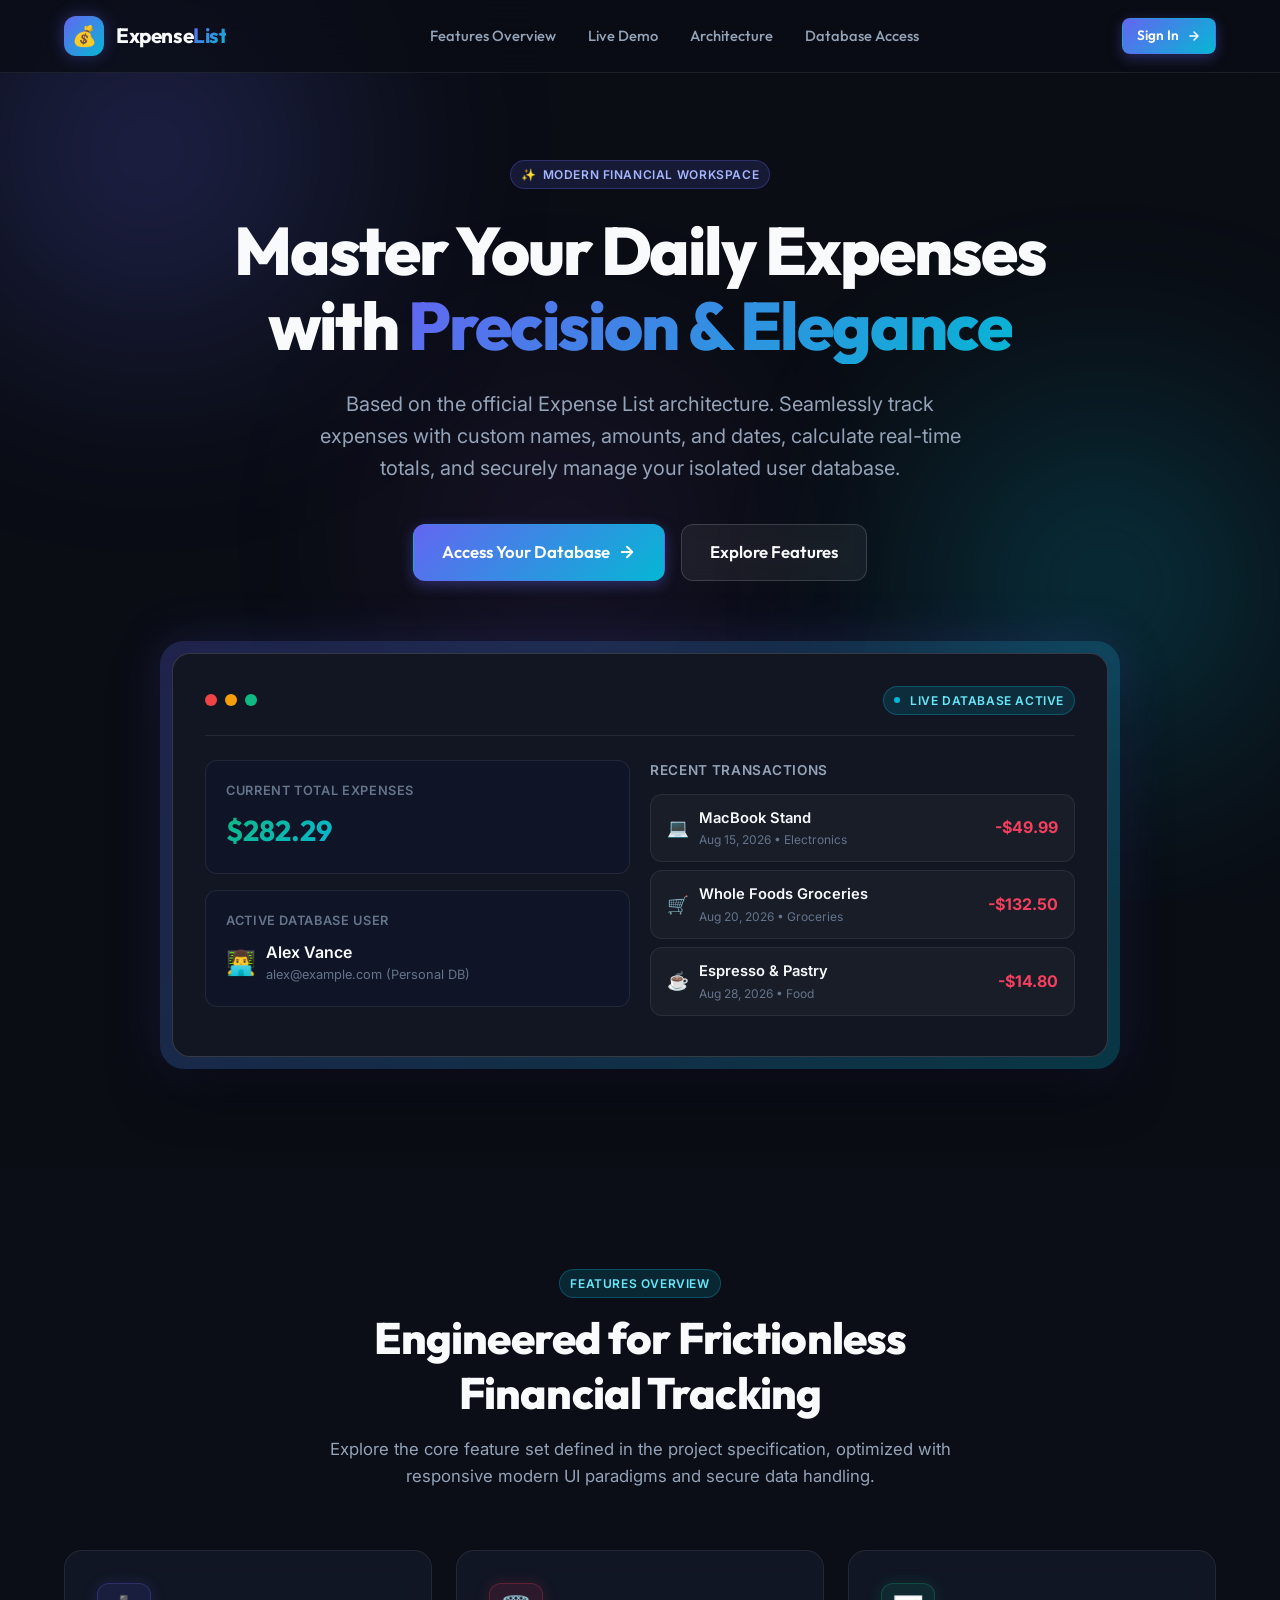
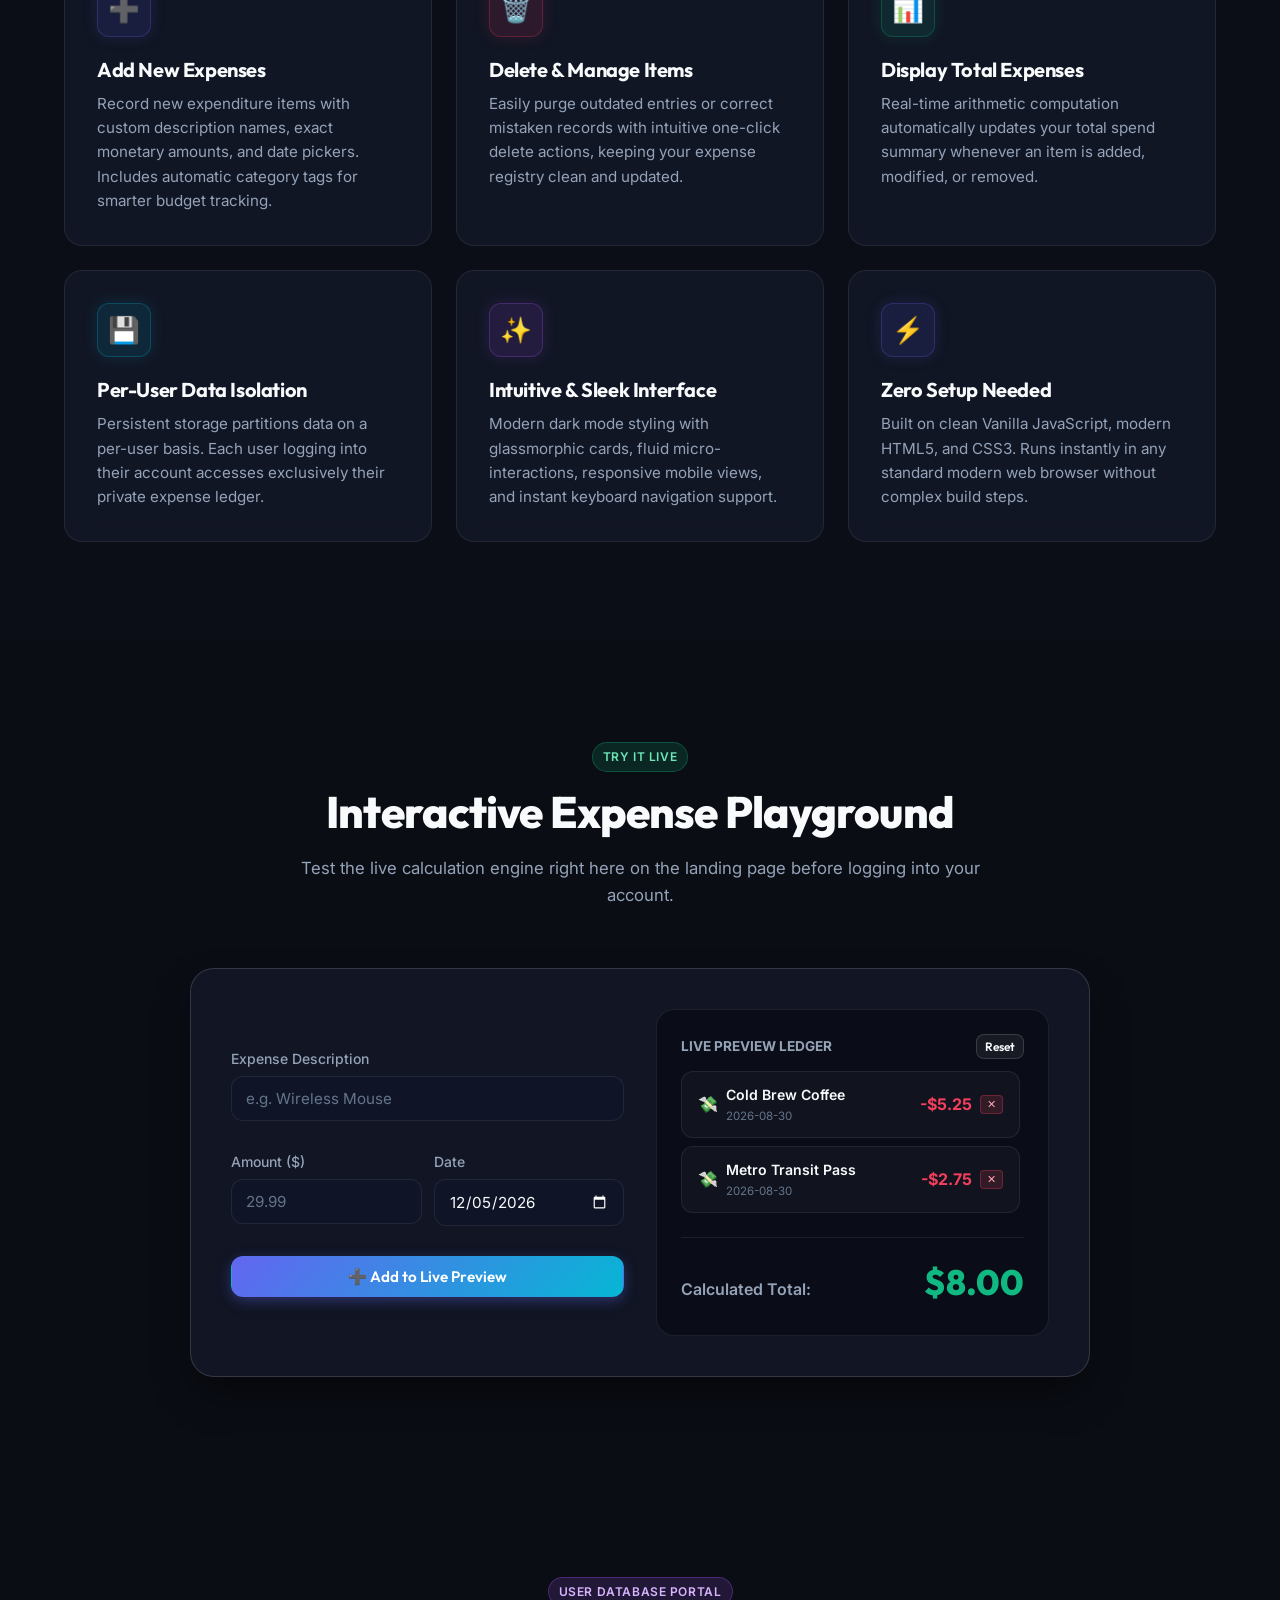
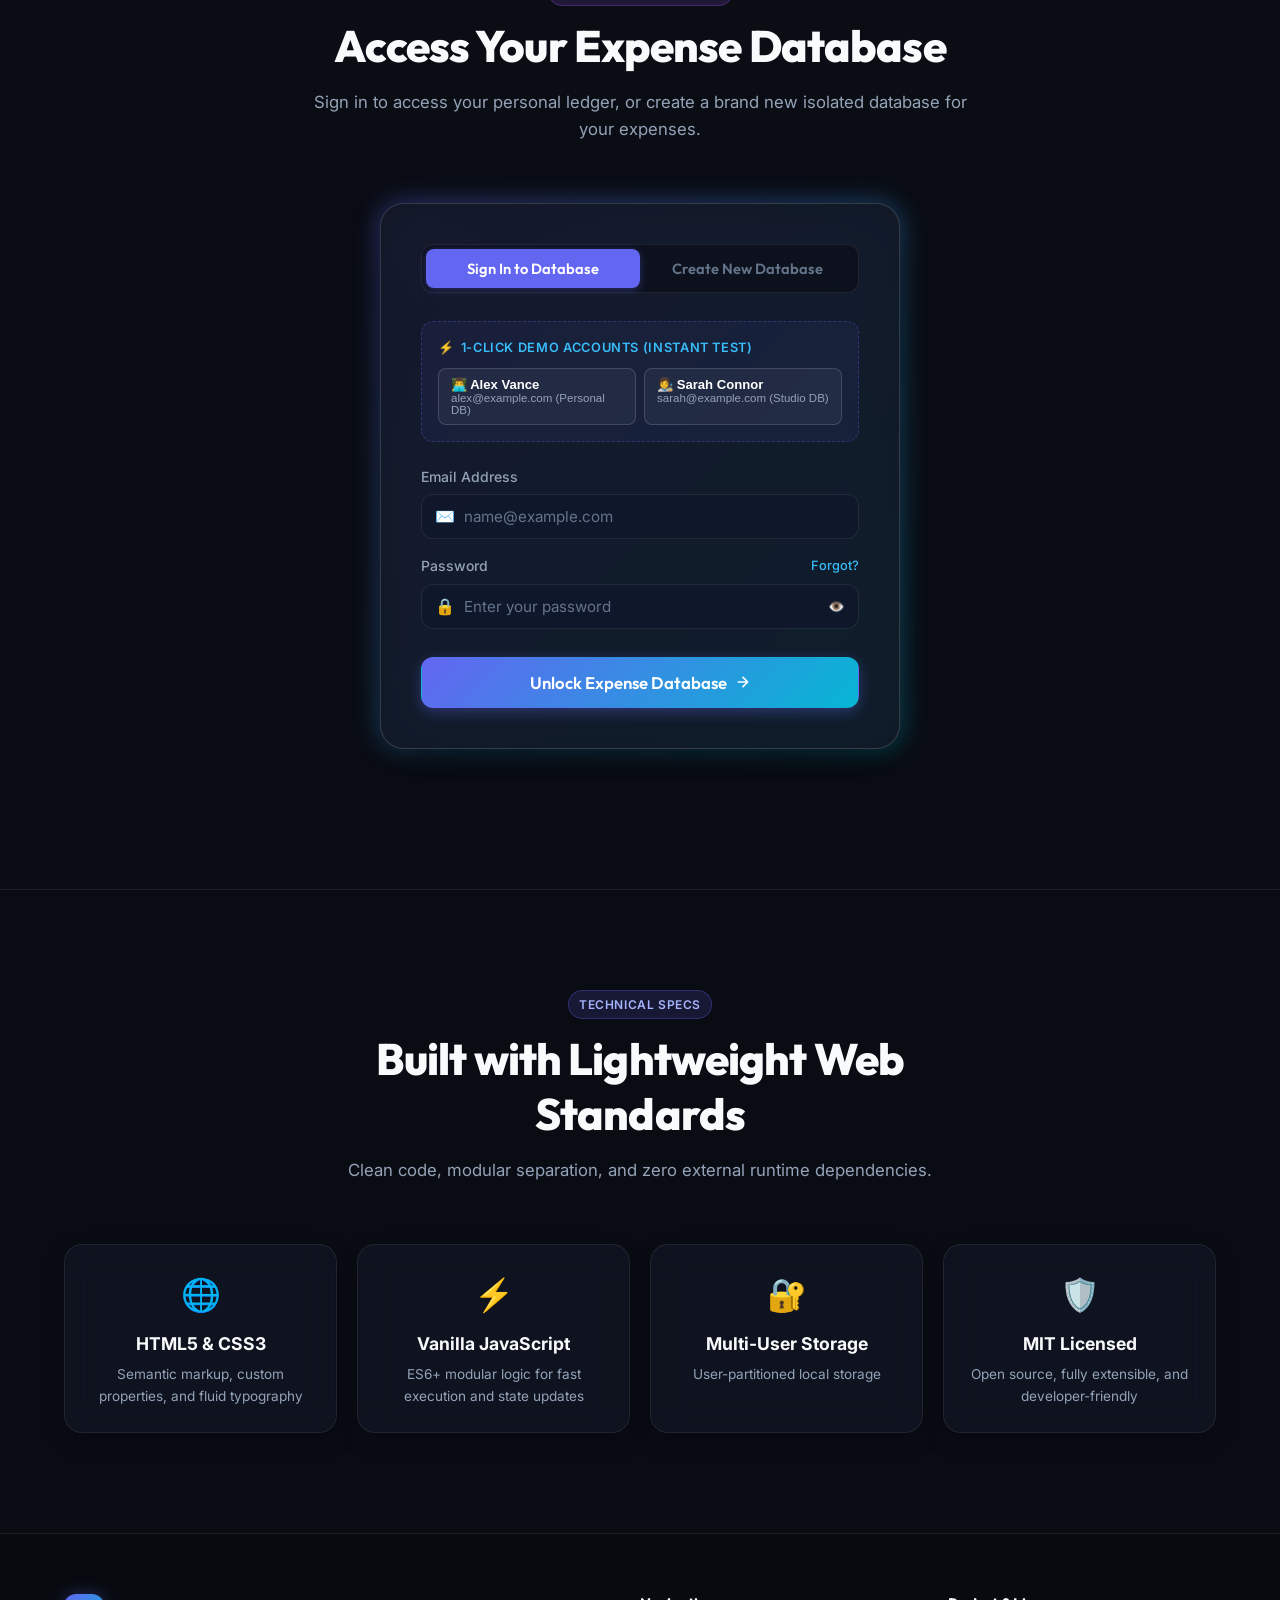
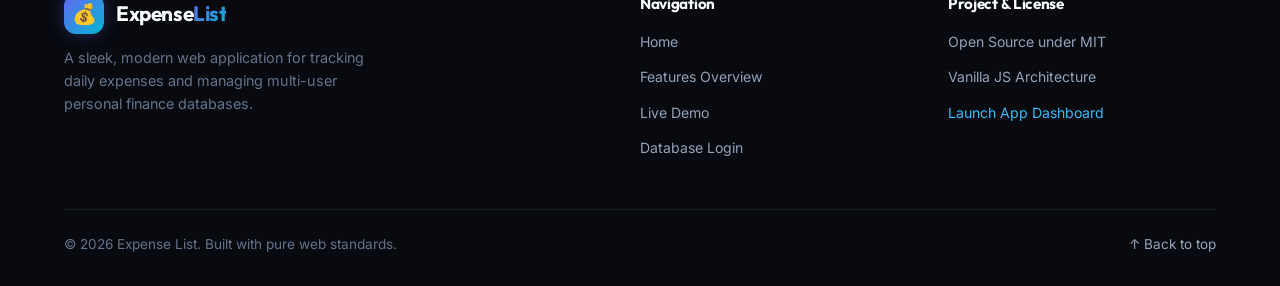
<file: index.html>
<!DOCTYPE html>
<html lang="en">
<head>
  <meta charset="UTF-8">
  <meta name="viewport" content="width=device-width, initial-scale=1.0">
  <meta http-equiv="refresh" content="0; url=home/index.html">
  <title>Expense List 💰 — Redirecting...</title>
  <script>
    window.location.href = "home/index.html";
  </script>
</head>
<body style="background-color: #0a0d14; color: #f8fafc; font-family: sans-serif; display: flex; align-items: center; justify-content: center; height: 100vh; margin: 0;">
  <div style="text-align: center;">
    <h2>Loading Expense List...</h2>
    <p>If you are not redirected automatically, <a href="home/index.html" style="color: #6366f1;">click here to enter the homesite</a>.</p>
  </div>
</body>
</html>
</file>
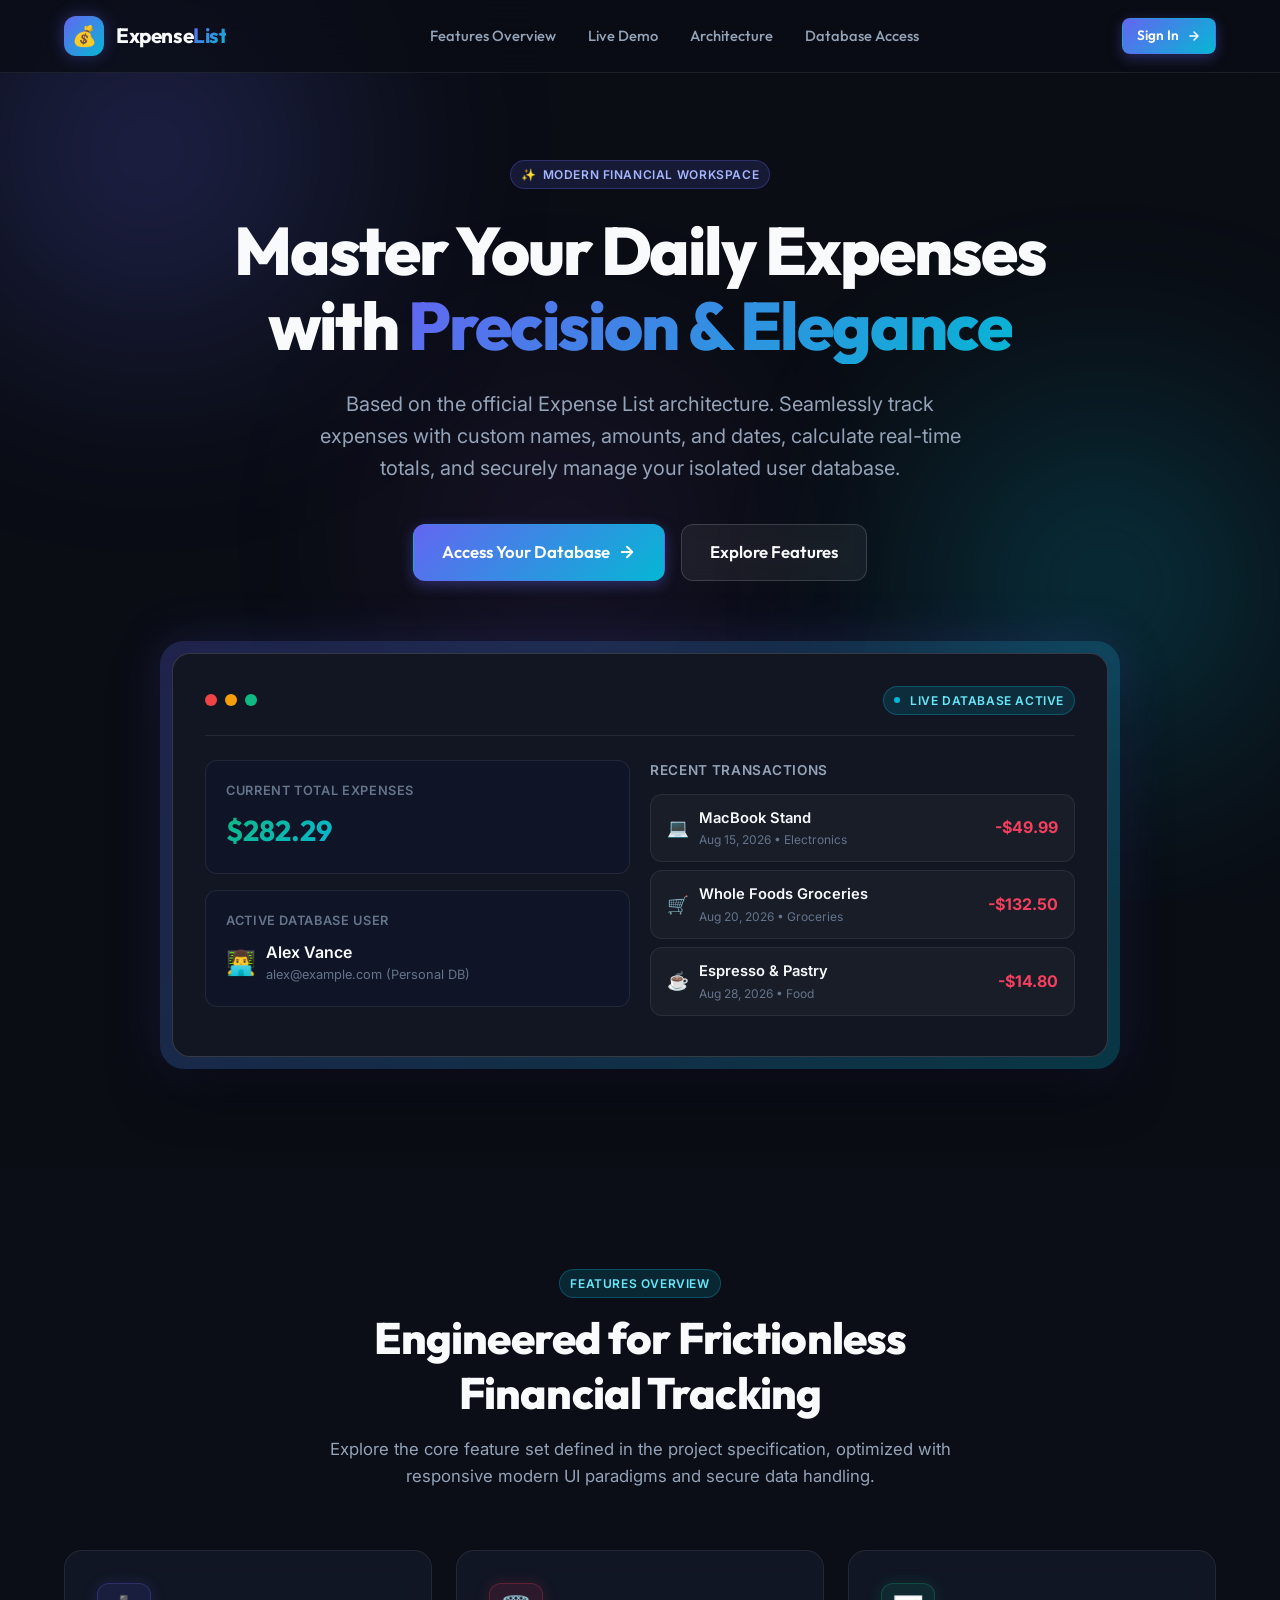
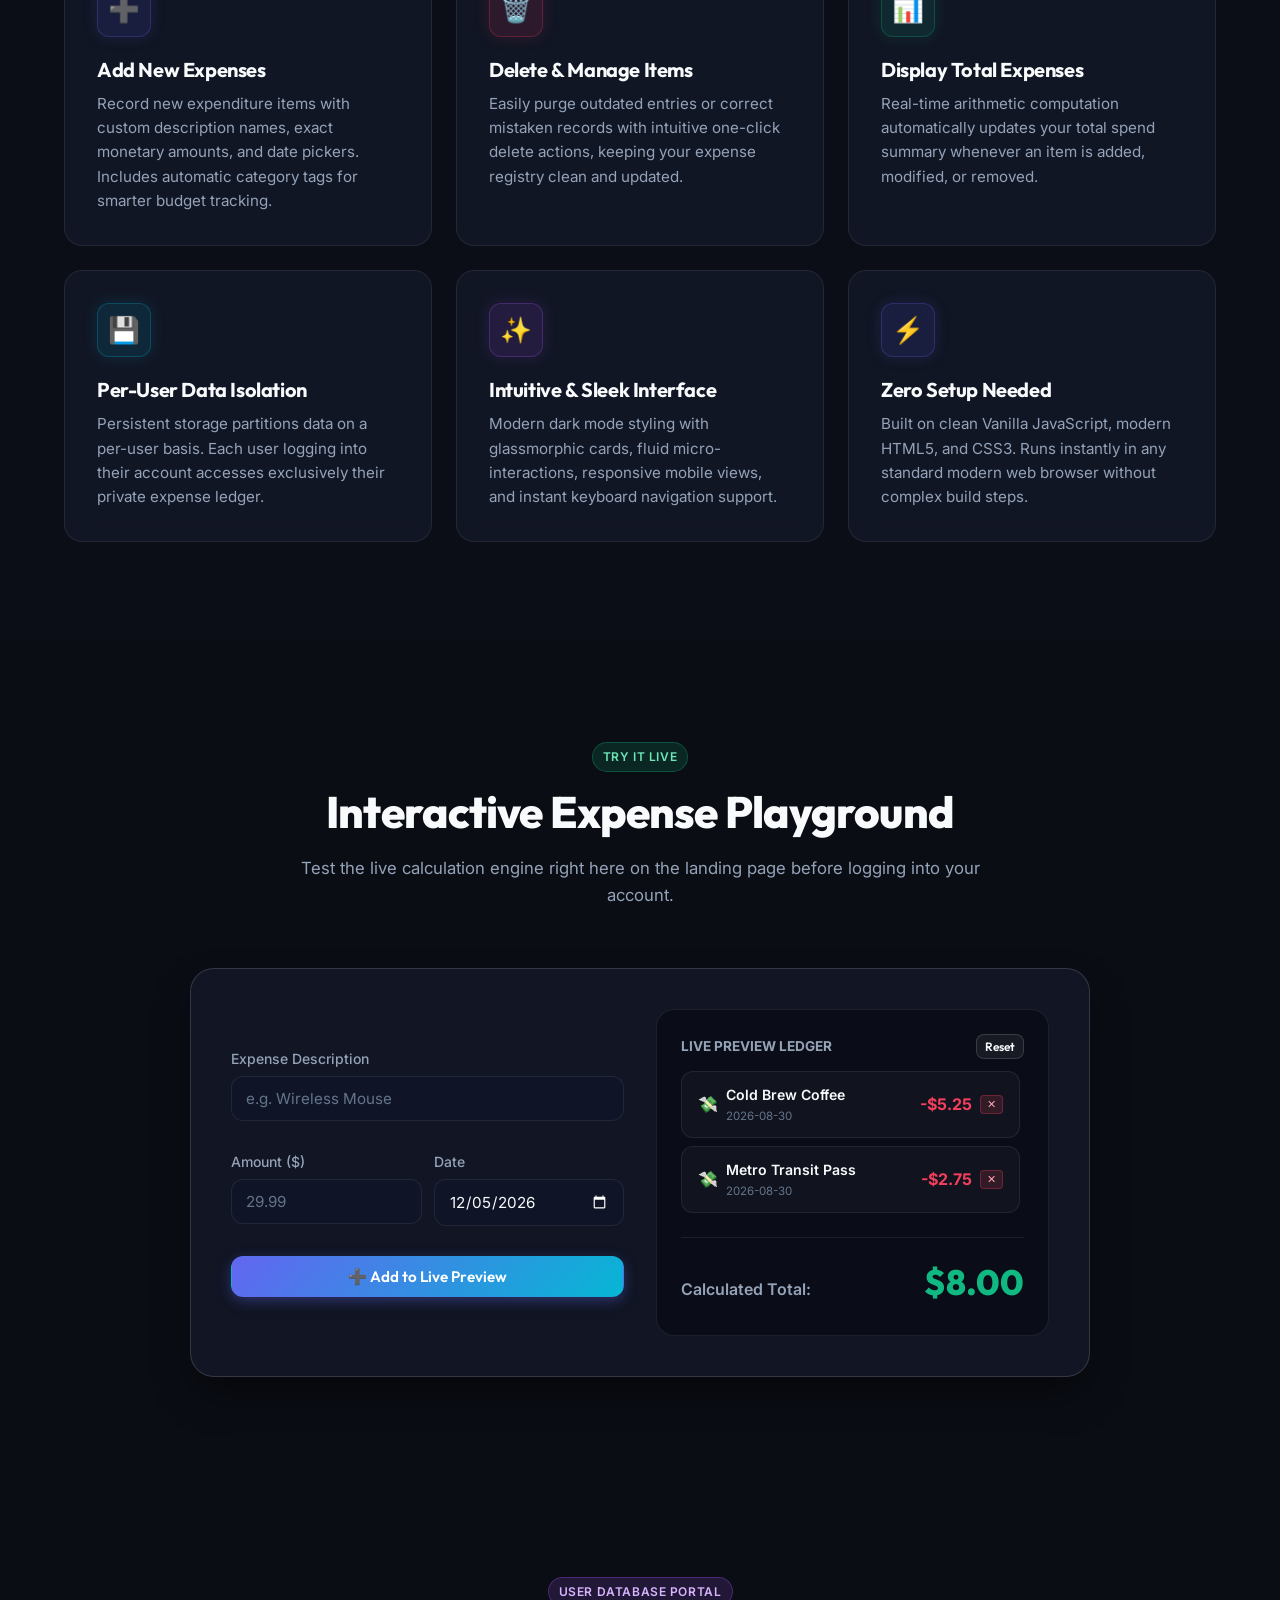
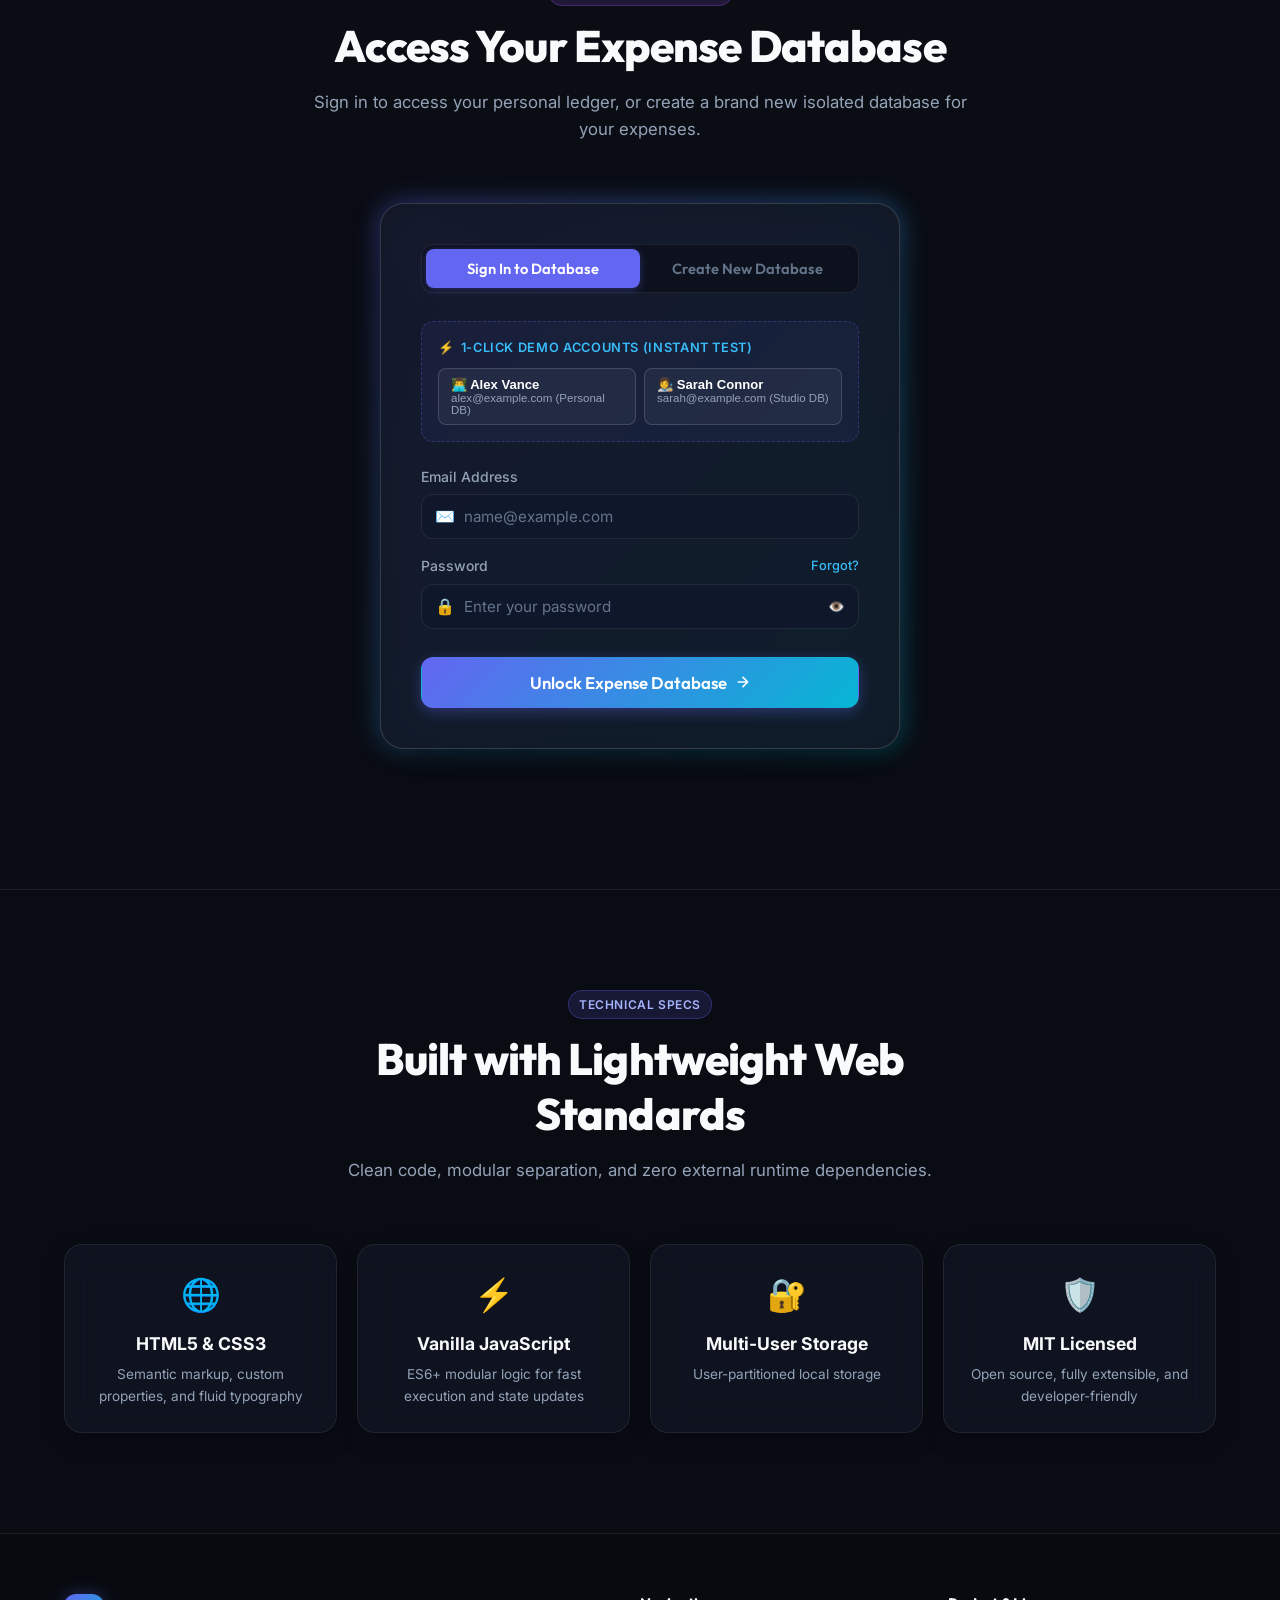
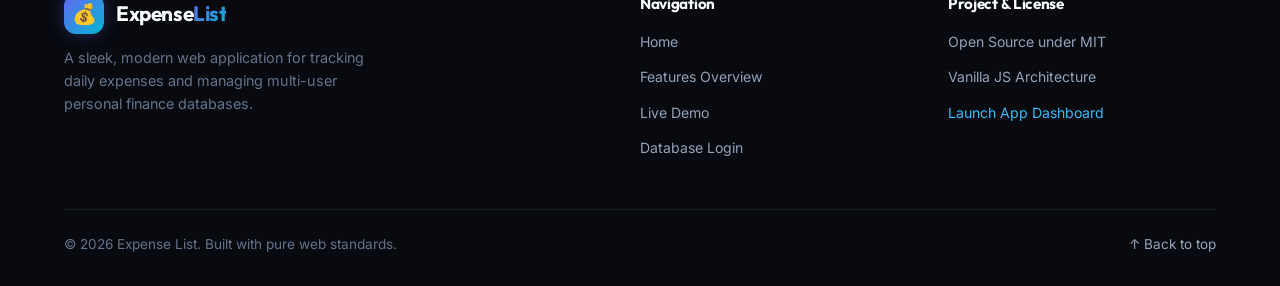
<file: app/index.html>
<!DOCTYPE html>
<html lang="en">
<head>
  <meta charset="UTF-8">
  <meta name="viewport" content="width=device-width, initial-scale=1.0">
  <title>Expense List 💰 — Personal Database Dashboard</title>
  <meta name="description" content="Manage your personal expense database with real-time totals, custom categories, and intuitive entries.">
  
  <!-- Common and App Styles -->
  <link rel="stylesheet" href="../common/css/common.css">
  <link rel="stylesheet" href="./css/app.css">
</head>
<body>

  <!-- Ambient Glow Effects -->
  <div class="ambient-glow-wrapper" aria-hidden="true">
    <div class="glow-orb glow-orb-1" style="opacity: 0.3;"></div>
    <div class="glow-orb glow-orb-2" style="opacity: 0.3;"></div>
  </div>

  <!-- Top Dashboard Bar -->
  <header class="dashboard-header">
    <div class="container dashboard-nav">
      <div style="display:flex; align-items:center; gap:20px;">
        <a href="../home/index.html" class="brand-logo">
          <div class="brand-icon">💰</div>
          <div class="brand-name">Expense<span>List</span></div>
        </a>

        <div class="user-profile-badge" id="current-user-badge">
          <span class="user-avatar" id="user-avatar-display">👨‍💻</span>
          <div class="user-info">
            <span class="user-name" id="user-name-display">Loading User...</span>
            <span class="user-db-tag" id="user-dbtag-display">Database: Loading...</span>
          </div>
        </div>
      </div>

      <div style="display:flex; align-items:center; gap:12px;">
        <a href="../home/index.html" class="btn btn-secondary btn-sm" id="btn-home-return" title="Return to Homesite">
          <span>🏠 Homesite</span>
        </a>
        <button type="button" class="btn btn-danger btn-sm" id="btn-logout" title="Sign Out">
          <span>Sign Out</span>
        </button>
      </div>
    </div>
  </header>

  <!-- Main Dashboard Workspace -->
  <main class="dashboard-main">
    <div class="container">
      
      <!-- Stats Overview Row -->
      <div class="stats-grid">
        <div class="stat-card accent">
          <div class="stat-label">
            <span id="stat-total-title">Filtered Expenses Total</span>
            <span style="font-size:1.2rem;">💰</span>
          </div>
          <div class="stat-value gradient-text-accent" id="stat-total-expenses">$0.00</div>
          <div id="stat-filter-label" class="stat-subtext">Current Monthly Cycle</div>
        </div>

        <div class="stat-card">
          <div class="stat-label">
            <span>Monthly Cycle Total</span>
            <button type="button" id="btn-open-cycle-settings" class="btn-cycle-gear" title="Configure Monthly Cycle Start Day">
              ⚙️ <span id="stat-cycle-day-badge">Day 1</span>
            </button>
          </div>
          <div class="stat-value gradient-text" id="stat-monthly-cycle-total">$0.00</div>
          <div id="stat-cycle-range-label" class="stat-subtext">Aug 1 – Aug 31</div>
        </div>

        <div class="stat-card">
          <div class="stat-label">
            <span>Recorded Items</span>
            <span style="font-size:1.2rem;">📝</span>
          </div>
          <div class="stat-value" id="stat-item-count">0</div>
          <div id="stat-item-subtext" class="stat-subtext">Showing 0 of 0 entries</div>
        </div>

        <div class="stat-card purple">
          <div class="stat-label">
            <span>Highest In Period</span>
            <span style="font-size:1.2rem;">📈</span>
          </div>
          <div class="stat-value gradient-text-purple" id="stat-max-expense">$0.00</div>
          <div id="stat-max-subtext" class="stat-subtext">Single transaction</div>
        </div>
      </div>

      <!-- App Workspace: Add Form + Expense Ledger -->
      <div class="app-workspace-grid">
        
        <!-- Left: Add Expense Form -->
        <section class="add-expense-card">
          <div class="card-title-row">
            <h2 class="card-title">
              <span>➕</span> Add New Expense
            </h2>
            <span class="badge badge-primary">Database Form</span>
          </div>

          <form id="add-expense-form" novalidate>
            <div class="form-group">
              <label for="expense-name" class="form-label">Expense Name / Title</label>
              <input 
                type="text" 
                id="expense-name" 
                class="form-input" 
                placeholder="e.g. Wireless Noise-Cancelling Headphones" 
                required
                autocomplete="off"
              >
            </div>

            <div class="form-group">
              <label for="expense-amount" class="form-label">Amount ($ USD)</label>
              <input 
                type="number" 
                id="expense-amount" 
                class="form-input" 
                step="0.01" 
                min="0.01" 
                placeholder="0.00" 
                required
                autocomplete="off"
              >
            </div>

            <div class="form-group">
              <label for="expense-date" class="form-label">Transaction Date</label>
              <input 
                type="date" 
                id="expense-date" 
                class="form-input" 
                required
              >
            </div>

            <div class="form-group">
              <label for="expense-category" class="form-label">Category</label>
              <select id="expense-category" class="form-select">
                <option value="Groceries">🛒 Groceries & Supermarket</option>
                <option value="Food & Dining">☕ Food & Dining</option>
                <option value="Electronics">💻 Electronics & Gadgets</option>
                <option value="Health & Fitness">🏋️ Health & Fitness</option>
                <option value="Software">⚡ Software & Subscriptions</option>
                <option value="Business">💼 Business & Client Work</option>
                <option value="Office">🪑 Office & Workspace</option>
                <option value="Transportation">🚗 Transportation & Travel</option>
                <option value="Other">🏷️ Other Miscellaneous</option>
              </select>
            </div>

            <button type="submit" class="btn btn-primary btn-lg" id="btn-add-expense" style="width:100%; margin-top:8px;">
              <span>Add Expense to Database</span>
              <svg width="16" height="16" viewBox="0 0 24 24" fill="none" stroke="currentColor" stroke-width="2.5"><path d="M5 12h14M12 5l7 7-7 7"/></svg>
            </button>
          </form>
        </section>

        <!-- Right: Expense Ledger -->
        <section class="expense-ledger-card">
          <div class="card-title-row">
            <h2 class="card-title">
              <span>📋</span> User Expense Ledger
            </h2>
            <div style="display:flex; align-items:center; gap:8px;">
              <span class="badge badge-green" id="active-db-badge">Active DB</span>
            </div>
          </div>

          <!-- Toolbar: Search, Category & Date Filters -->
          <div class="ledger-toolbar">
            <div class="search-filter-box">
              <input 
                type="text" 
                id="ledger-search-input" 
                class="form-input" 
                placeholder="🔍 Search title or category..."
                style="padding: 8px 12px; font-size: 0.88rem;"
              >
            </div>
            
            <div class="filters-row">
              <select id="ledger-cat-filter" class="form-select filter-select" title="Filter by category">
                <option value="ALL">All Categories</option>
                <option value="Groceries">Groceries</option>
                <option value="Food & Dining">Food & Dining</option>
                <option value="Electronics">Electronics</option>
                <option value="Health & Fitness">Health</option>
                <option value="Software">Software</option>
                <option value="Business">Business</option>
                <option value="Office">Office</option>
                <option value="Transportation">Transportation</option>
                <option value="Other">Other</option>
              </select>

              <select id="ledger-time-filter" class="form-select filter-select" title="Filter by timeframe or date">
                <option value="THIS_CYCLE" selected>📊 Current Monthly Cycle</option>
                <option value="ALL">📅 All Time (Grand Total)</option>
                <option value="TODAY">📆 Today</option>
                <option value="DAY">🎯 Specific Day (Date)</option>
                <option value="RANGE">🗓️ Custom Date Range</option>
                <option value="LAST_7_DAYS">⚡ Last 7 Days</option>
                <option value="LAST_30_DAYS">⚡ Last 30 Days</option>
                <option value="SPECIFIC_MONTH">🗓️ Specific Month</option>
              </select>

              <!-- Dynamic Inline Date Controls -->
              <div id="dynamic-date-controls" class="dynamic-date-controls">
                <!-- Single day input -->
                <div id="single-date-box" class="date-input-subgroup" style="display:none;">
                  <input type="date" id="filter-single-date" class="form-input form-input-sm" title="Choose specific date">
                </div>

                <!-- Custom range inputs -->
                <div id="range-date-box" class="date-input-subgroup" style="display:none;">
                  <input type="date" id="filter-start-date" class="form-input form-input-sm" title="From date">
                  <span class="range-separator">to</span>
                  <input type="date" id="filter-end-date" class="form-input form-input-sm" title="To date">
                </div>

                <!-- Specific month input -->
                <div id="month-date-box" class="date-input-subgroup" style="display:none;">
                  <input type="month" id="filter-month-date" class="form-input form-input-sm" title="Choose month">
                </div>
              </div>

              <button type="button" class="btn btn-secondary btn-sm" id="btn-clear-filters" title="Reset all filters to default" style="display:none;">
                <span>✕ Reset</span>
              </button>
            </div>
          </div>

          <!-- Active Filter Banner Banner -->
          <div class="active-filter-banner" id="active-filter-banner" style="display:none;">
            <div class="active-filter-left">
              <span class="active-filter-icon">🔍</span>
              <span id="active-filter-text">Active Filter Applied</span>
            </div>
            <div class="active-filter-right">
              <span class="badge badge-accent" id="active-filter-total-badge">$0.00</span>
              <button type="button" class="btn-clear-inline" id="btn-clear-filter-banner" title="Clear filter">✕ Clear</button>
            </div>
          </div>

          <!-- Expense List Container -->
          <div class="expense-items-container" id="expense-items-container">
            <!-- Dynamically populated rows -->
          </div>

          <!-- Summary Bottom Bar -->
          <div class="ledger-bottom-summary">
            <div style="font-size:0.9rem; color:var(--text-muted);">
              Showing <span id="displayed-count" style="font-weight:600; color:var(--text-primary);">0</span> items
            </div>
            <div style="display:flex; align-items:baseline; gap:12px;">
              <span style="font-weight:600; color:var(--text-secondary);" id="bottom-total-label">Active Filter Total:</span>
              <span class="gradient-text-accent" id="ledger-bottom-total" style="font-size:1.8rem; font-weight:800;">$0.00</span>
            </div>
          </div>

        </section>

      </div>
    </div>
  </main>

  <!-- Monthly Preset Cycle Settings Modal -->
  <div class="cycle-modal" id="cycle-modal" role="dialog" aria-modal="true" aria-labelledby="modal-cycle-title">
    <div class="modal-content" style="max-width: 440px;">
      <div style="display:flex; justify-content:space-between; align-items:center; margin-bottom:16px;">
        <h3 id="modal-cycle-title" style="font-size:1.2rem; display:flex; align-items:center; gap:8px;">
          <span>⚙️</span> Monthly Calculation Preset
        </h3>
        <button type="button" id="btn-close-cycle-modal" class="btn btn-secondary btn-sm" style="padding:4px 8px;">✕</button>
      </div>

      <p style="font-size:0.88rem; color:var(--text-secondary); margin-bottom:16px; line-height:1.5;">
        Configure the day of the month your monthly expense tracking cycle starts (e.g. <strong>Day 1</strong> for calendar month, or your salary/billing date like <strong>Day 5</strong> or <strong>Day 25</strong>).
      </p>

      <form id="cycle-settings-form">
        <div class="form-group">
          <label for="cycle-day-select" class="form-label">Monthly Cycle Start Day (1st – 31st)</label>
          <select id="cycle-day-select" class="form-select">
            <!-- Dynamically populated 1 to 31 options -->
          </select>
        </div>

        <div class="cycle-preview-box">
          <div style="font-size:0.78rem; color:var(--text-muted); text-transform:uppercase; font-weight:600; margin-bottom:4px;">
            Current Active Cycle Range:
          </div>
          <div id="cycle-preview-range" style="font-size:0.95rem; font-weight:700; color:var(--accent);">
            Calculating...
          </div>
          <div style="font-size:0.78rem; color:var(--text-secondary); margin-top:4px;">
            Monthly totals and cycle filters will automatically group expenses across this period.
          </div>
        </div>

        <div style="display:flex; justify-content:flex-end; gap:10px;">
          <button type="button" id="btn-cancel-cycle" class="btn btn-secondary btn-sm">Cancel</button>
          <button type="submit" class="btn btn-primary btn-sm">
            <span>Save Preset Day</span>
          </button>
        </div>
      </form>
    </div>
  </div>

  <!-- Toast Notifications -->
  <div class="toast-container" id="toast-container"></div>

  <!-- Scripts -->
  <script src="../common/js/storage.js"></script>
  <script src="../common/js/auth.js"></script>
  <script src="./js/app.js"></script>
</body>
</html>
</file>
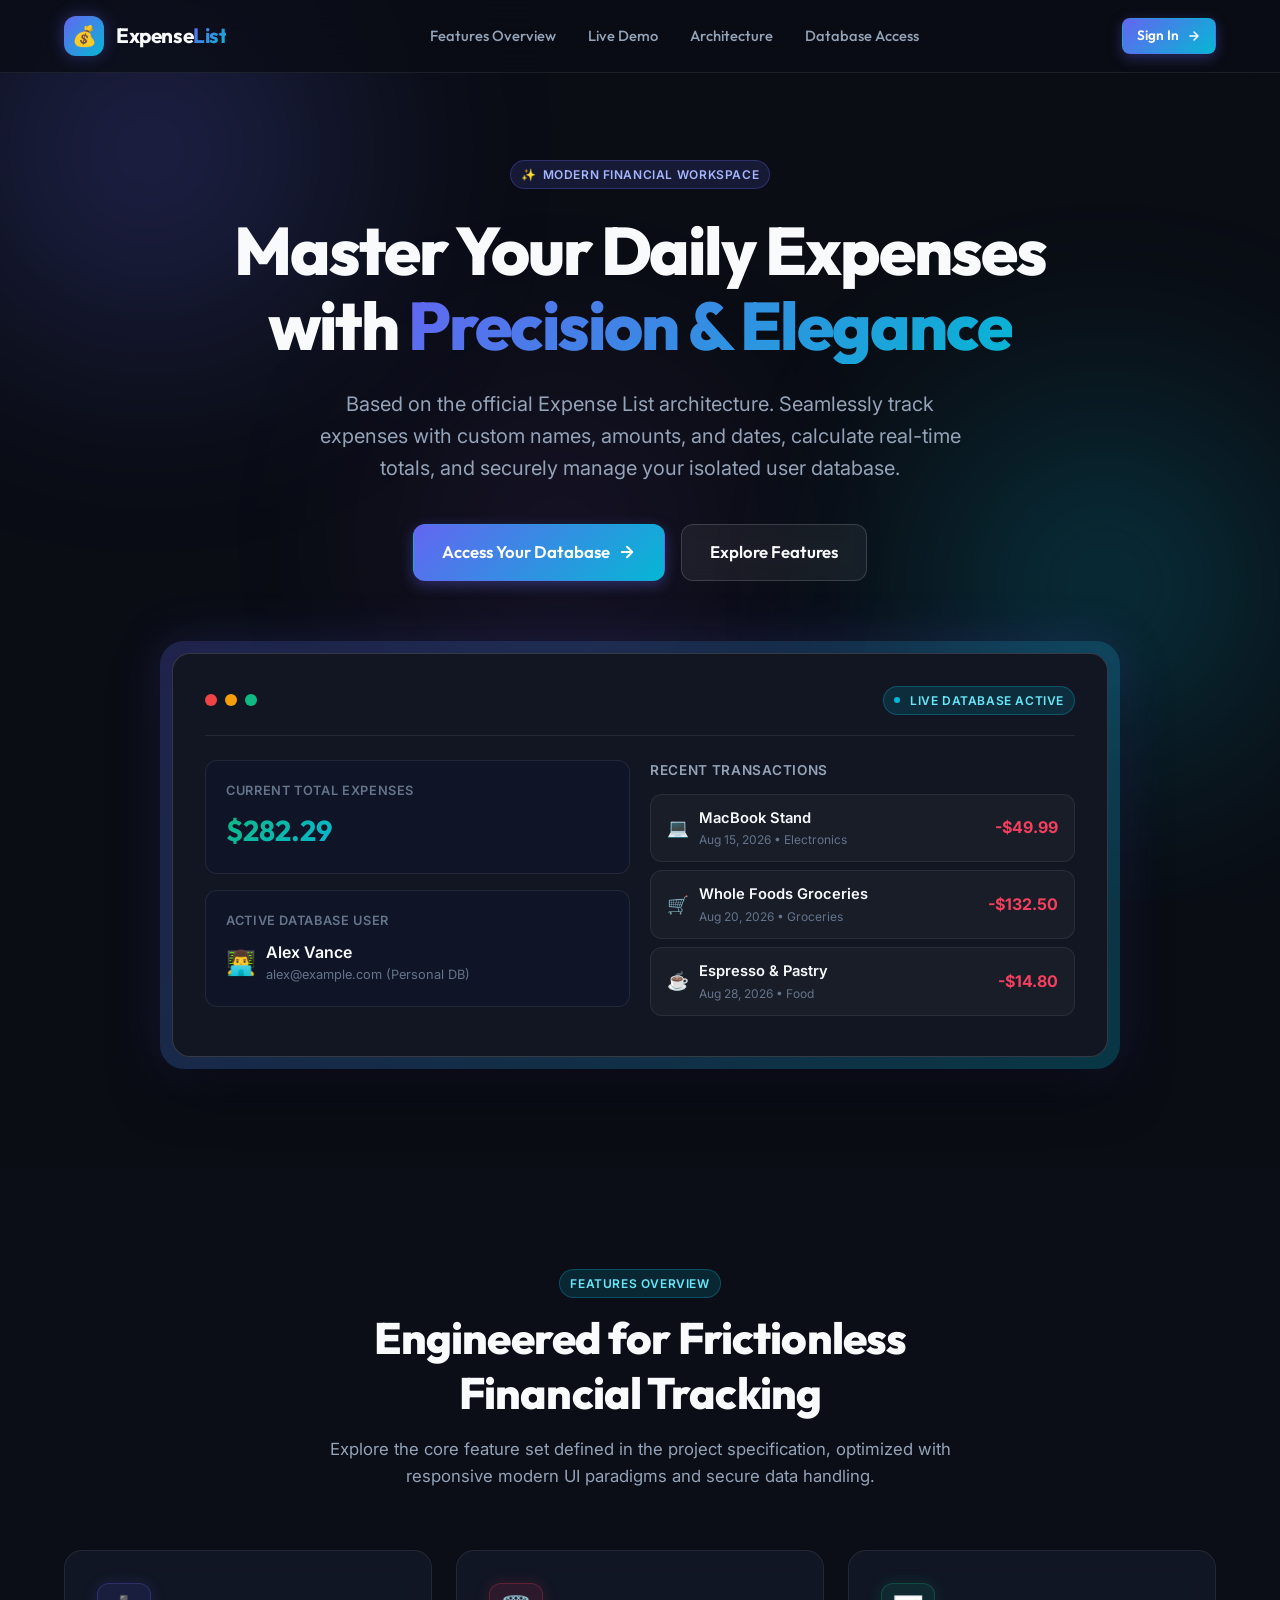
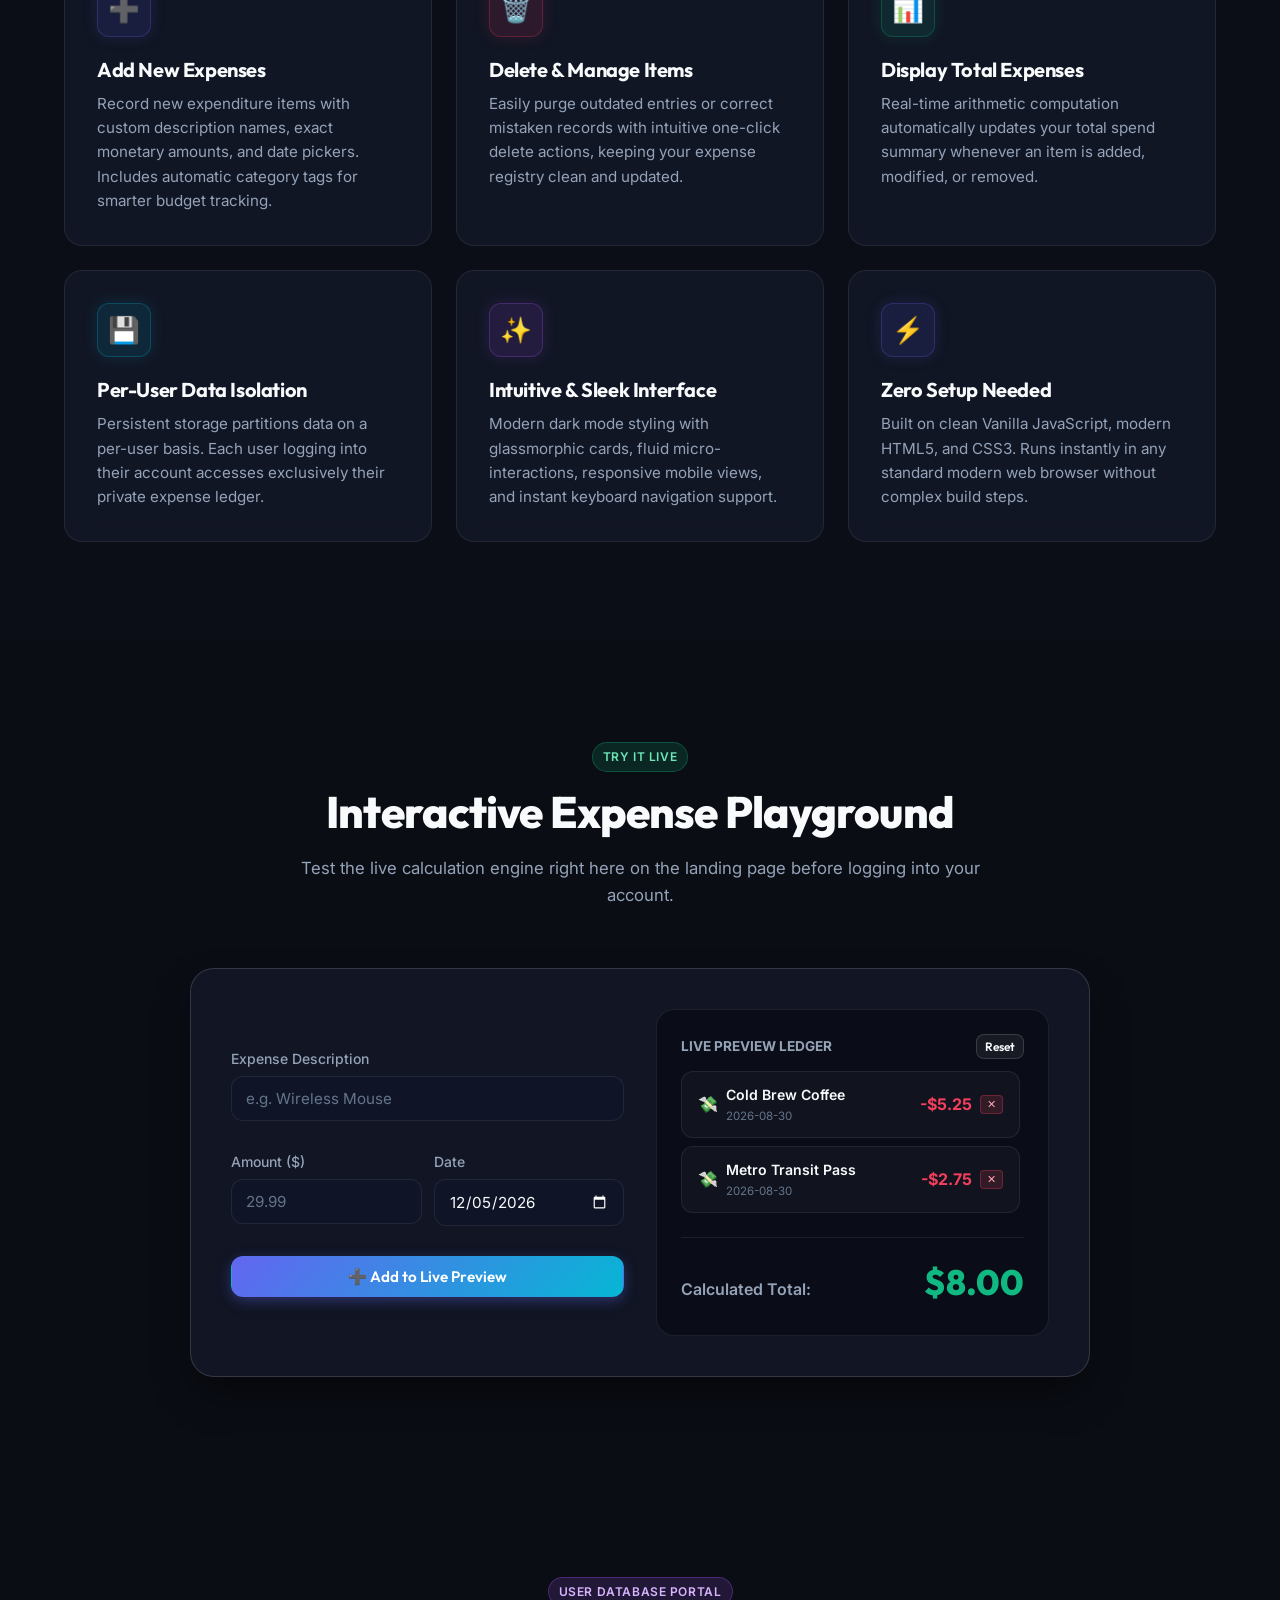
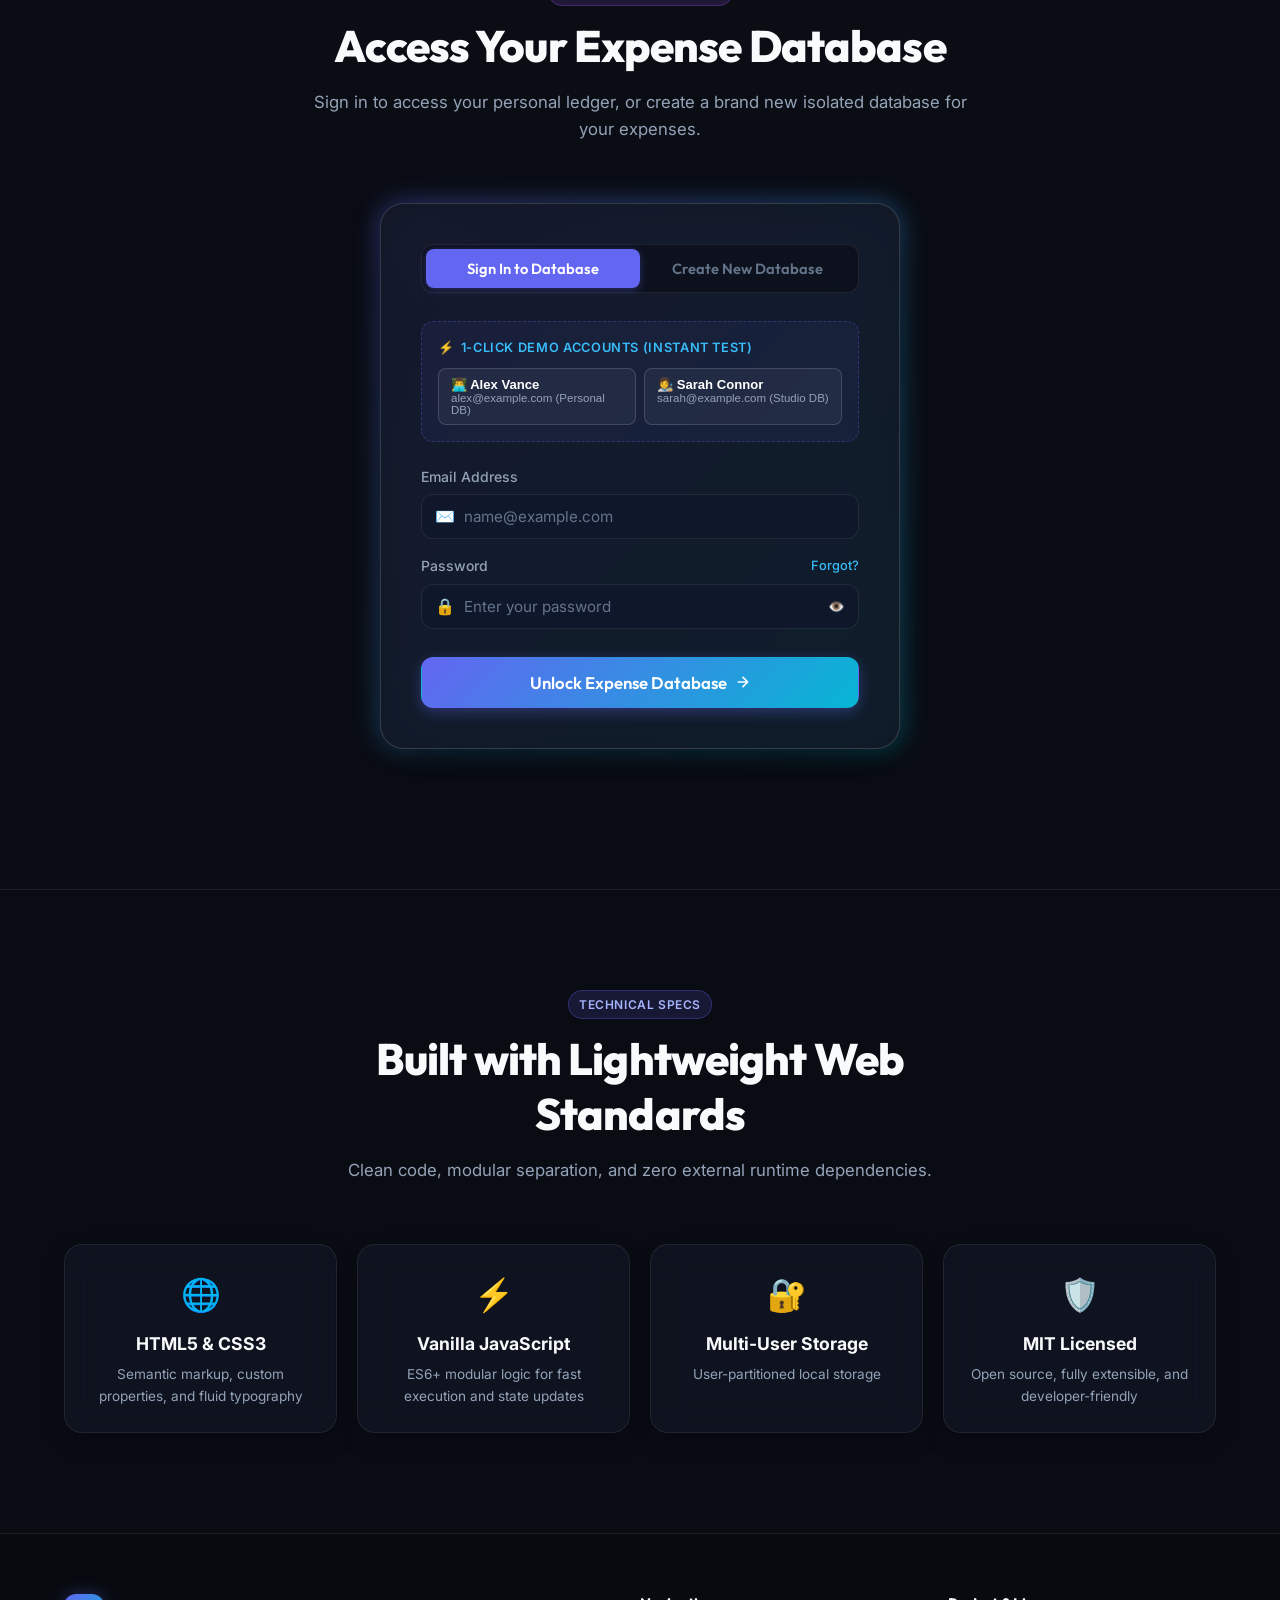
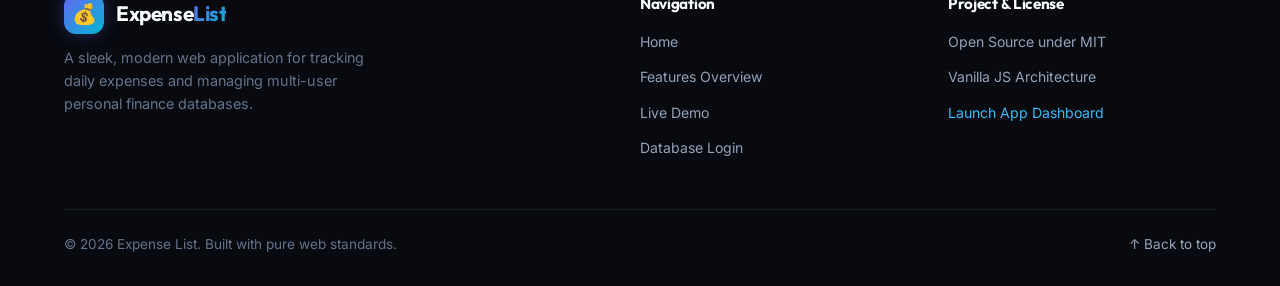
<file: home/index.html>
<!DOCTYPE html>
<html lang="en">

<head>
  <meta charset="UTF-8">
  <meta name="viewport" content="width=device-width, initial-scale=1.0">
  <title>Expense List 💰 — Modern Multi-User Expense Tracker & Database Portal</title>
  <meta name="description"
    content="A sleek and modern web application for tracking your daily expenses. Add expenses, calculate live totals, and access user-isolated database storage.">

  <!-- Common and Page-Specific Styles -->
  <link rel="stylesheet" href="../common/css/common.css">
  <link rel="stylesheet" href="./css/home.css">
</head>

<body>

  <!-- Ambient Glow Effects -->
  <div class="ambient-glow-wrapper" aria-hidden="true">
    <div class="glow-orb glow-orb-1"></div>
    <div class="glow-orb glow-orb-2"></div>
    <div class="glow-orb glow-orb-3"></div>
  </div>

  <!-- Header / Navigation -->
  <header class="site-header" id="site-header">
    <div class="container nav-container">
      <a href="./index.html" class="brand-logo" id="nav-brand-link">
        <div class="brand-icon">💰</div>
        <div class="brand-name">Expense<span>List</span></div>
      </a>

      <nav aria-label="Main Navigation">
        <ul class="nav-links">
          <li><a href="#features" class="nav-link">Features Overview</a></li>
          <li><a href="#demo" class="nav-link">Live Demo</a></li>
          <li><a href="#tech" class="nav-link">Architecture</a></li>
          <li><a href="#login" class="nav-link">Database Access</a></li>
        </ul>
      </nav>

      <div class="nav-actions">
        <a href="#login" class="btn btn-primary btn-sm" id="nav-cta-btn">
          <span>Sign In</span>
          <svg width="14" height="14" viewBox="0 0 24 24" fill="none" stroke="currentColor" stroke-width="2.5"
            stroke-linecap="round" stroke-linejoin="round">
            <path d="M5 12h14M12 5l7 7-7 7" />
          </svg>
        </a>
      </div>
    </div>
  </header>

  <!-- Main Content -->
  <main>
    <!-- Hero Section -->
    <section class="hero-section" id="hero">
      <div class="container">
        <div class="hero-badge-wrapper">
          <span class="badge badge-primary">
            <span>✨</span> Modern Financial Workspace
          </span>
        </div>

        <h1 class="hero-title">
          Master Your Daily Expenses with <span class="gradient-text">Precision & Elegance</span>
        </h1>

        <p class="hero-subtitle">
          Based on the official Expense List architecture. Seamlessly track expenses with custom names, amounts, and
          dates, calculate real-time totals, and securely manage your isolated user database.
        </p>

        <div class="hero-cta-group">
          <a href="#login" class="btn btn-primary btn-lg" id="hero-access-btn">
            <span>Access Your Database</span>
            <svg width="18" height="18" viewBox="0 0 24 24" fill="none" stroke="currentColor" stroke-width="2.5"
              stroke-linecap="round" stroke-linejoin="round">
              <path d="M5 12h14M12 5l7 7-7 7" />
            </svg>
          </a>
          <a href="#features" class="btn btn-secondary btn-lg" id="hero-explore-btn">
            <span>Explore Features</span>
          </a>
        </div>

        <!-- Hero Visual Showcase / Live Mockup -->
        <div class="hero-preview-container">
          <div class="hero-preview-inner">
            <div class="preview-header">
              <div class="preview-window-dots">
                <span class="window-dot dot-red"></span>
                <span class="window-dot dot-yellow"></span>
                <span class="window-dot dot-green"></span>
              </div>
              <div class="badge badge-cyan" id="hero-live-badge">
                <span
                  style="display:inline-block; width:6px; height:6px; border-radius:50%; background:#06b6d4; margin-right:4px;"></span>
                Live Database Active
              </div>
            </div>

            <div class="preview-mock-grid">
              <div>
                <div class="preview-stat-card" style="margin-bottom: 16px;">
                  <div class="preview-stat-label">Current Total Expenses</div>
                  <div class="preview-stat-value gradient-text-accent" id="hero-preview-total">$282.29</div>
                </div>
                <div class="preview-stat-card">
                  <div class="preview-stat-label">Active Database User</div>
                  <div style="display:flex; align-items:center; gap:10px; margin-top:8px;">
                    <div style="font-size:1.5rem;">👨‍💻</div>
                    <div>
                      <div style="font-weight:600; color:var(--text-primary);">Alex Vance</div>
                      <div style="font-size:0.8rem; color:var(--text-muted);">alex@example.com (Personal DB)</div>
                    </div>
                  </div>
                </div>
              </div>

              <div>
                <div
                  style="font-size:0.85rem; font-weight:600; color:var(--text-secondary); margin-bottom:12px; text-transform:uppercase; letter-spacing:0.05em;">
                  Recent Transactions
                </div>
                <div class="preview-expense-item">
                  <div style="display:flex; align-items:center; gap:10px;">
                    <span style="font-size:1.1rem;">💻</span>
                    <div>
                      <div style="font-weight:600; font-size:0.92rem;">MacBook Stand</div>
                      <div style="font-size:0.75rem; color:var(--text-muted);">Aug 15, 2026 • Electronics</div>
                    </div>
                  </div>
                  <div style="font-weight:700; color:#f43f5e;">-$49.99</div>
                </div>

                <div class="preview-expense-item">
                  <div style="display:flex; align-items:center; gap:10px;">
                    <span style="font-size:1.1rem;">🛒</span>
                    <div>
                      <div style="font-weight:600; font-size:0.92rem;">Whole Foods Groceries</div>
                      <div style="font-size:0.75rem; color:var(--text-muted);">Aug 20, 2026 • Groceries</div>
                    </div>
                  </div>
                  <div style="font-weight:700; color:#f43f5e;">-$132.50</div>
                </div>

                <div class="preview-expense-item">
                  <div style="display:flex; align-items:center; gap:10px;">
                    <span style="font-size:1.1rem;">☕</span>
                    <div>
                      <div style="font-weight:600; font-size:0.92rem;">Espresso & Pastry</div>
                      <div style="font-size:0.75rem; color:var(--text-muted);">Aug 28, 2026 • Food</div>
                    </div>
                  </div>
                  <div style="font-weight:700; color:#f43f5e;">-$14.80</div>
                </div>
              </div>
            </div>
          </div>
        </div>

      </div>
    </section>

    <!-- Features Overview Section (README.md Alignment) -->
    <section class="section-wrapper" id="features" style="background: rgba(13, 17, 28, 0.4);">
      <div class="container">
        <div class="section-header">
          <div class="section-tag">
            <span class="badge badge-cyan">Features Overview</span>
          </div>
          <h2 class="section-title">Engineered for Frictionless Financial Tracking</h2>
          <p class="section-desc">
            Explore the core feature set defined in the project specification, optimized with responsive modern UI
            paradigms and secure data handling.
          </p>
        </div>

        <div class="features-grid">
          <!-- Feature 1 -->
          <div class="feature-card">
            <div class="feature-icon-box">➕</div>
            <h3 class="feature-title">Add New Expenses</h3>
            <p class="feature-description">
              Record new expenditure items with custom description names, exact monetary amounts, and date pickers.
              Includes automatic category tags for smarter budget tracking.
            </p>
          </div>

          <!-- Feature 2 -->
          <div class="feature-card">
            <div class="feature-icon-box rose">🗑️</div>
            <h3 class="feature-title">Delete & Manage Items</h3>
            <p class="feature-description">
              Easily purge outdated entries or correct mistaken records with intuitive one-click delete actions, keeping
              your expense registry clean and updated.
            </p>
          </div>

          <!-- Feature 3 -->
          <div class="feature-card">
            <div class="feature-icon-box green">📊</div>
            <h3 class="feature-title">Display Total Expenses</h3>
            <p class="feature-description">
              Real-time arithmetic computation automatically updates your total spend summary whenever an item is added,
              modified, or removed.
            </p>
          </div>

          <!-- Feature 4 -->
          <div class="feature-card">
            <div class="feature-icon-box cyan">💾</div>
            <h3 class="feature-title">Per-User Data Isolation</h3>
            <p class="feature-description">
              Persistent storage partitions data on a per-user basis. Each user logging into their account accesses
              exclusively their private expense ledger.
            </p>
          </div>

          <!-- Feature 5 -->
          <div class="feature-card">
            <div class="feature-icon-box purple">✨</div>
            <h3 class="feature-title">Intuitive & Sleek Interface</h3>
            <p class="feature-description">
              Modern dark mode styling with glassmorphic cards, fluid micro-interactions, responsive mobile views, and
              instant keyboard navigation support.
            </p>
          </div>

          <!-- Feature 6 -->
          <div class="feature-card">
            <div class="feature-icon-box">⚡</div>
            <h3 class="feature-title">Zero Setup Needed</h3>
            <p class="feature-description">
              Built on clean Vanilla JavaScript, modern HTML5, and CSS3. Runs instantly in any standard modern web
              browser without complex build steps.
            </p>
          </div>
        </div>
      </div>
    </section>

    <!-- Interactive Live Demo Calculator Section -->
    <section class="section-wrapper" id="demo">
      <div class="container">
        <div class="section-header">
          <div class="section-tag">
            <span class="badge badge-green">Try It Live</span>
          </div>
          <h2 class="section-title">Interactive Expense Playground</h2>
          <p class="section-desc">
            Test the live calculation engine right here on the landing page before logging into your account.
          </p>
        </div>

        <div class="demo-calculator-box">
          <div class="demo-grid">
            <!-- Demo Form -->
            <form class="demo-calc-form" id="demo-calc-form">
              <div class="form-group">
                <label for="demo-name" class="form-label">Expense Description</label>
                <input type="text" id="demo-name" class="form-input" placeholder="e.g. Wireless Mouse" required>
              </div>

              <div style="display:grid; grid-template-columns:1fr 1fr; gap:12px;">
                <div class="form-group">
                  <label for="demo-amount" class="form-label">Amount ($)</label>
                  <input type="number" id="demo-amount" class="form-input" step="0.01" min="0.01" placeholder="29.99"
                    required>
                </div>
                <div class="form-group">
                  <label for="demo-date" class="form-label">Date</label>
                  <input type="date" id="demo-date" class="form-input" required>
                </div>
              </div>

              <button type="submit" class="btn btn-primary" id="demo-add-btn">
                <span>➕ Add to Live Preview</span>
              </button>
            </form>

            <!-- Demo Output List -->
            <div class="demo-live-preview">
              <div style="display:flex; justify-content:space-between; align-items:center; margin-bottom:12px;">
                <div style="font-size:0.85rem; font-weight:700; color:var(--text-secondary); text-transform:uppercase;">
                  Live Preview Ledger
                </div>
                <button type="button" id="demo-reset-btn" class="btn btn-secondary btn-sm"
                  style="padding:4px 8px; font-size:0.75rem;">
                  Reset
                </button>
              </div>

              <div id="demo-items-list" style="max-height:180px; overflow-y:auto; padding-right:4px;">
                <!-- Dynamically populated -->
              </div>

              <div class="demo-total-display">
                <span style="font-weight:600; color:var(--text-secondary);">Calculated Total:</span>
                <span class="demo-total-amount" id="demo-calculated-total">$0.00</span>
              </div>
            </div>
          </div>
        </div>
      </div>
    </section>

    <!-- User Database Access & Login Section -->
    <section class="auth-section" id="login">
      <div class="container">
        <div class="section-header">
          <div class="section-tag">
            <span class="badge badge-purple">User Database Portal</span>
          </div>
          <h2 class="section-title">Access Your Expense Database</h2>
          <p class="section-desc">
            Sign in to access your personal ledger, or create a brand new isolated database for your expenses.
          </p>
        </div>

        <div class="auth-card-container">
          <div class="auth-card-glow"></div>
          <div class="auth-card">

            <!-- Auth Navigation Tabs -->
            <div class="auth-tabs" role="tablist">
              <button type="button" class="auth-tab-btn active" id="tab-login" role="tab" aria-selected="true"
                aria-controls="login-form">
                Sign In to Database
              </button>
              <button type="button" class="auth-tab-btn" id="tab-register" role="tab" aria-selected="false"
                aria-controls="register-form">
                Create New Database
              </button>
            </div>

            <!-- Quick Demo User Access -->
            <div class="demo-switch-box">
              <div class="demo-switch-title">
                <span>⚡</span> 1-Click Demo Accounts (Instant Test)
              </div>
              <div class="demo-buttons-row">
                <button type="button" class="btn-demo-quick" id="btn-quick-alex">
                  <strong>👨‍💻 Alex Vance</strong>
                  <span>alex@example.com (Personal DB)</span>
                </button>
                <button type="button" class="btn-demo-quick" id="btn-quick-sarah">
                  <strong>👩‍🎨 Sarah Connor</strong>
                  <span>sarah@example.com (Studio DB)</span>
                </button>
              </div>
            </div>

            <!-- Sign In Form -->
            <form class="auth-form active" id="login-form" novalidate>
              <div class="form-group">
                <label for="login-email" class="form-label">Email Address</label>
                <div class="input-wrapper">
                  <span class="input-icon-left" aria-hidden="true">✉️</span>
                  <input type="email" id="login-email" name="email" class="form-input has-icon-left"
                    placeholder="name@example.com" autocomplete="username" required>
                </div>
              </div>

              <div class="form-group">
                <div class="form-label">
                  <label for="login-password">Password</label>
                  <a href="javascript:void(0)" id="link-forgot-pass"
                    style="font-size:0.8rem; color:var(--text-accent);">Forgot?</a>
                </div>
                <div class="input-wrapper">
                  <span class="input-icon-left" aria-hidden="true">🔒</span>
                  <input type="password" id="login-password" name="password"
                    class="form-input has-icon-left has-icon-right" placeholder="Enter your password"
                    autocomplete="current-password" required>
                  <button type="button" class="input-icon-right-btn" id="toggle-login-pass"
                    aria-label="Toggle password visibility">
                    👁️
                  </button>
                </div>
              </div>

              <button type="submit" class="btn btn-primary btn-lg" id="btn-submit-login"
                style="width:100%; margin-top:12px;">
                <span>Unlock Expense Database</span>
                <svg width="16" height="16" viewBox="0 0 24 24" fill="none" stroke="currentColor" stroke-width="2.5"
                  stroke-linecap="round" stroke-linejoin="round">
                  <path d="M5 12h14M12 5l7 7-7 7" />
                </svg>
              </button>
            </form>

            <!-- Register Form -->
            <form class="auth-form" id="register-form" novalidate>
              <div class="form-group">
                <label for="register-name" class="form-label">Full Name</label>
                <div class="input-wrapper">
                  <span class="input-icon-left" aria-hidden="true">👤</span>
                  <input type="text" id="register-name" name="name" class="form-input has-icon-left"
                    placeholder="e.g. John Doe" autocomplete="name" required>
                </div>
              </div>

              <div class="form-group">
                <label for="register-email" class="form-label">Email Address</label>
                <div class="input-wrapper">
                  <span class="input-icon-left" aria-hidden="true">✉️</span>
                  <input type="email" id="register-email" name="email" class="form-input has-icon-left"
                    placeholder="name@example.com" autocomplete="username" required>
                </div>
              </div>

              <div class="form-group">
                <label for="register-password" class="form-label">Password (min 6 characters)</label>
                <div class="input-wrapper">
                  <span class="input-icon-left" aria-hidden="true">🔒</span>
                  <input type="password" id="register-password" name="password"
                    class="form-input has-icon-left has-icon-right" placeholder="Create a strong password"
                    autocomplete="new-password" minlength="6" required>
                  <button type="button" class="input-icon-right-btn" id="toggle-reg-pass"
                    aria-label="Toggle password visibility">
                    👁️
                  </button>
                </div>
              </div>

              <div class="form-group">
                <label for="register-account-type" class="form-label">Database Type</label>
                <select id="register-account-type" class="form-select">
                  <option value="Personal Finances">Personal Finances</option>
                  <option value="Freelance Business">Freelance / Studio</option>
                  <option value="Family Budget">Family Budget</option>
                  <option value="Travel & Projects">Travel & Projects</option>
                </select>
              </div>

              <button type="submit" class="btn btn-primary btn-lg" id="btn-submit-register"
                style="width:100%; margin-top:12px;">
                <span>Initialize & Access Database</span>
                <svg width="16" height="16" viewBox="0 0 24 24" fill="none" stroke="currentColor" stroke-width="2.5"
                  stroke-linecap="round" stroke-linejoin="round">
                  <path d="M5 12h14M12 5l7 7-7 7" />
                </svg>
              </button>
            </form>

          </div>
        </div>
      </div>
    </section>

    <!-- Architecture & Tech Stack Section -->
    <section class="section-wrapper" id="tech"
      style="background: rgba(10, 13, 20, 0.6); border-top: 1px solid var(--border-subtle);">
      <div class="container">
        <div class="section-header">
          <div class="section-tag">
            <span class="badge badge-primary">Technical Specs</span>
          </div>
          <h2 class="section-title">Built with Lightweight Web Standards</h2>
          <p class="section-desc">
            Clean code, modular separation, and zero external runtime dependencies.
          </p>
        </div>

        <div style="display:grid; grid-template-columns:repeat(auto-fit, minmax(220px, 1fr)); gap:20px;">
          <div class="glass-panel" style="padding:24px; text-align:center;">
            <div style="font-size:2rem; margin-bottom:10px;">🌐</div>
            <div style="font-weight:700; font-size:1.1rem; margin-bottom:6px;">HTML5 & CSS3</div>
            <div style="font-size:0.85rem; color:var(--text-secondary);">Semantic markup, custom properties, and fluid
              typography</div>
          </div>

          <div class="glass-panel" style="padding:24px; text-align:center;">
            <div style="font-size:2rem; margin-bottom:10px;">⚡</div>
            <div style="font-weight:700; font-size:1.1rem; margin-bottom:6px;">Vanilla JavaScript</div>
            <div style="font-size:0.85rem; color:var(--text-secondary);">ES6+ modular logic for fast execution and state
              updates</div>
          </div>

          <div class="glass-panel" style="padding:24px; text-align:center;">
            <div style="font-size:2rem; margin-bottom:10px;">🔐</div>
            <div style="font-weight:700; font-size:1.1rem; margin-bottom:6px;">Multi-User Storage</div>
            <div style="font-size:0.85rem; color:var(--text-secondary);">User-partitioned local storage</div>
          </div>

          <div class="glass-panel" style="padding:24px; text-align:center;">
            <div style="font-size:2rem; margin-bottom:10px;">🛡️</div>
            <div style="font-weight:700; font-size:1.1rem; margin-bottom:6px;">MIT Licensed</div>
            <div style="font-size:0.85rem; color:var(--text-secondary);">Open source, fully extensible, and
              developer-friendly</div>
          </div>
        </div>
      </div>
    </section>
  </main>

  <!-- Footer -->
  <footer class="site-footer">
    <div class="container">
      <div class="footer-grid">
        <div>
          <div class="brand-logo" style="margin-bottom:12px;">
            <div class="brand-icon">💰</div>
            <div class="brand-name">Expense<span>List</span></div>
          </div>
          <p class="footer-brand-desc">
            A sleek, modern web application for tracking daily expenses and managing multi-user personal finance
            databases.
          </p>
        </div>

        <div>
          <h4 class="footer-col-title">Navigation</h4>
          <ul class="footer-links-list">
            <li><a href="#hero">Home</a></li>
            <li><a href="#features">Features Overview</a></li>
            <li><a href="#demo">Live Demo</a></li>
            <li><a href="#login">Database Login</a></li>
          </ul>
        </div>

        <div>
          <h4 class="footer-col-title">Project & License</h4>
          <ul class="footer-links-list">
            <li><span style="color:var(--text-secondary); font-size:0.88rem;">Open Source under MIT</span></li>
            <li><span style="color:var(--text-secondary); font-size:0.88rem;">Vanilla JS Architecture</span></li>
            <li><a href="#login" style="color:var(--text-accent);">Launch App Dashboard</a></li>
          </ul>
        </div>
      </div>

      <div class="footer-bottom">
        <div>© 2026 Expense List. Built with pure web standards.</div>
        <div>
          <a href="#hero" style="color:var(--text-secondary); font-size:0.85rem;">↑ Back to top</a>
        </div>
      </div>
    </div>
  </footer>

  <!-- Toast Container -->
  <div class="toast-container" id="toast-container"></div>

  <!-- Scripts -->
  <script src="../common/js/storage.js"></script>
  <script src="../common/js/auth.js"></script>
  <script src="./js/home.js"></script>
</body>

</html>
</file>
<file: common/css/common.css>
/* ==========================================================================
   EXPENSE LIST - COMMON DESIGN SYSTEM & TOKENS
   Shared across all pages (Homesite, App Dashboard, Modals, etc.)
   ========================================================================== */

@import url('https://fonts.googleapis.com/css2?family=Outfit:wght@300;400;500;600;700;800&family=Inter:wght@300;400;500;600;700&family=JetBrains+Mono:wght@400;500&display=swap');

:root {
  /* Color Palette - Modern Dark Cyber / Slate Glow */
  --bg-primary: #0a0d14;
  --bg-secondary: #111622;
  --bg-tertiary: #182032;
  --bg-card: rgba(20, 27, 43, 0.7);
  --bg-card-hover: rgba(26, 35, 56, 0.85);
  --bg-glass: rgba(18, 24, 38, 0.65);
  --bg-glass-strong: rgba(14, 19, 31, 0.9);

  /* Accent & Gradients */
  --primary: #6366f1;         /* Indigo */
  --primary-hover: #4f46e5;
  --primary-glow: rgba(99, 102, 241, 0.35);
  --secondary: #06b6d4;       /* Cyan */
  --secondary-glow: rgba(6, 182, 212, 0.3);
  --accent: #10b981;          /* Emerald Success */
  --accent-glow: rgba(16, 185, 129, 0.3);
  --danger: #f43f5e;          /* Rose Danger */
  --danger-glow: rgba(244, 63, 94, 0.3);
  --warning: #f59e0b;         /* Amber Warning */
  --purple: #a855f7;          /* Purple Gradient */

  --gradient-primary: linear-gradient(135deg, #6366f1 0%, #06b6d4 100%);
  --gradient-accent: linear-gradient(135deg, #10b981 0%, #06b6d4 100%);
  --gradient-purple: linear-gradient(135deg, #8b5cf6 0%, #ec4899 100%);
  --gradient-card: linear-gradient(135deg, rgba(255, 255, 255, 0.05) 0%, rgba(255, 255, 255, 0.01) 100%);
  --gradient-glass: linear-gradient(135deg, rgba(30, 41, 59, 0.7) 0%, rgba(15, 23, 42, 0.4) 100%);

  /* Typography */
  --font-heading: 'Outfit', -apple-system, BlinkMacSystemFont, 'Segoe UI', Roboto, sans-serif;
  --font-body: 'Inter', -apple-system, BlinkMacSystemFont, 'Segoe UI', Roboto, sans-serif;
  --font-mono: 'JetBrains Mono', monospace;

  /* Text Colors */
  --text-primary: #f8fafc;
  --text-secondary: #94a3b8;
  --text-muted: #64748b;
  --text-accent: #38bdf8;

  /* Borders & Shadows */
  --border-subtle: rgba(255, 255, 255, 0.08);
  --border-light: rgba(255, 255, 255, 0.15);
  --border-focus: rgba(99, 102, 241, 0.6);
  --radius-sm: 8px;
  --radius-md: 12px;
  --radius-lg: 18px;
  --radius-xl: 24px;
  --radius-full: 9999px;

  --shadow-sm: 0 2px 8px rgba(0, 0, 0, 0.2);
  --shadow-md: 0 8px 24px -4px rgba(0, 0, 0, 0.35);
  --shadow-lg: 0 20px 40px -8px rgba(0, 0, 0, 0.5);
  --shadow-glow: 0 0 25px var(--primary-glow);
  --shadow-glow-cyan: 0 0 25px var(--secondary-glow);
  --shadow-glow-green: 0 0 25px var(--accent-glow);

  /* Transitions */
  --transition-fast: 0.15s cubic-bezier(0.4, 0, 0.2, 1);
  --transition-normal: 0.25s cubic-bezier(0.4, 0, 0.2, 1);
  --transition-slow: 0.4s cubic-bezier(0.4, 0, 0.2, 1);
}

/* ==========================================================================
   Reset & Base Styles
   ========================================================================== */
*, *::before, *::after {
  box-sizing: border-box;
  margin: 0;
  padding: 0;
}

html {
  scroll-behavior: smooth;
  color-scheme: dark;
  font-size: 16px;
}

body {
  font-family: var(--font-body);
  background-color: var(--bg-primary);
  color: var(--text-primary);
  line-height: 1.6;
  min-height: 100vh;
  overflow-x: hidden;
  -webkit-font-smoothing: antialiased;
  -moz-osx-font-smoothing: grayscale;
}

/* Background Ambient Glows */
.ambient-glow-wrapper {
  position: fixed;
  inset: 0;
  overflow: hidden;
  pointer-events: none;
  z-index: 0;
}

.glow-orb {
  position: absolute;
  border-radius: 50%;
  filter: blur(120px);
  opacity: 0.45;
  will-change: transform;
}

.glow-orb-1 {
  width: 500px;
  height: 500px;
  background: radial-gradient(circle, #6366f1, transparent 70%);
  top: -100px;
  left: -100px;
  animation: floatOrb 18s ease-in-out infinite alternate;
}

.glow-orb-2 {
  width: 450px;
  height: 450px;
  background: radial-gradient(circle, #06b6d4, transparent 70%);
  bottom: 10%;
  right: -50px;
  animation: floatOrb 22s ease-in-out infinite alternate-reverse;
}

.glow-orb-3 {
  width: 350px;
  height: 350px;
  background: radial-gradient(circle, #a855f7, transparent 70%);
  top: 40%;
  left: 30%;
  opacity: 0.25;
  animation: floatOrb 15s ease-in-out infinite alternate;
}

@keyframes floatOrb {
  0% { transform: translate(0, 0) scale(1); }
  50% { transform: translate(40px, 60px) scale(1.08); }
  100% { transform: translate(-30px, -40px) scale(0.95); }
}

/* Typography Helpers */
h1, h2, h3, h4, h5, h6 {
  font-family: var(--font-heading);
  font-weight: 700;
  line-height: 1.25;
  color: var(--text-primary);
  letter-spacing: -0.02em;
}

p {
  color: var(--text-secondary);
}

a {
  color: var(--primary);
  text-decoration: none;
  transition: color var(--transition-fast);
}

a:hover {
  color: var(--secondary);
}

/* Gradient Text Utility */
.gradient-text {
  background: var(--gradient-primary);
  -webkit-background-clip: text;
  background-clip: text;
  -webkit-text-fill-color: transparent;
  display: inline-block;
}

.gradient-text-accent {
  background: var(--gradient-accent);
  -webkit-background-clip: text;
  background-clip: text;
  -webkit-text-fill-color: transparent;
  display: inline-block;
}

.gradient-text-purple {
  background: var(--gradient-purple);
  -webkit-background-clip: text;
  background-clip: text;
  -webkit-text-fill-color: transparent;
  display: inline-block;
}

/* Glassmorphism Container Classes */
.glass-panel {
  background: var(--bg-glass);
  backdrop-filter: blur(16px);
  -webkit-backdrop-filter: blur(16px);
  border: 1px solid var(--border-subtle);
  border-radius: var(--radius-lg);
  box-shadow: var(--shadow-md);
}

.glass-panel-interactive {
  background: var(--bg-glass);
  backdrop-filter: blur(16px);
  -webkit-backdrop-filter: blur(16px);
  border: 1px solid var(--border-subtle);
  border-radius: var(--radius-lg);
  box-shadow: var(--shadow-md);
  transition: transform var(--transition-normal), border-color var(--transition-normal), box-shadow var(--transition-normal);
}

.glass-panel-interactive:hover {
  transform: translateY(-4px);
  border-color: var(--border-light);
  box-shadow: var(--shadow-lg), 0 0 20px rgba(99, 102, 241, 0.15);
}

/* ==========================================================================
   Buttons
   ========================================================================== */
.btn {
  display: inline-flex;
  align-items: center;
  justify-content: center;
  gap: 8px;
  padding: 10px 20px;
  font-family: var(--font-heading);
  font-size: 0.95rem;
  font-weight: 600;
  border-radius: var(--radius-md);
  border: 1px solid transparent;
  cursor: pointer;
  text-decoration: none;
  transition: all var(--transition-fast);
  outline: none;
  white-space: nowrap;
  user-select: none;
}

.btn:disabled {
  opacity: 0.5;
  cursor: not-allowed;
}

.btn-primary {
  background: var(--gradient-primary);
  color: #ffffff;
  box-shadow: 0 4px 14px var(--primary-glow);
}

.btn-primary:hover:not(:disabled) {
  box-shadow: 0 6px 20px rgba(99, 102, 241, 0.5);
  transform: translateY(-1px);
  color: #ffffff;
}

.btn-secondary {
  background: rgba(255, 255, 255, 0.06);
  color: var(--text-primary);
  border: 1px solid var(--border-light);
  backdrop-filter: blur(8px);
}

.btn-secondary:hover:not(:disabled) {
  background: rgba(255, 255, 255, 0.12);
  border-color: var(--primary);
  color: #ffffff;
  transform: translateY(-1px);
}

.btn-danger {
  background: rgba(244, 63, 94, 0.15);
  color: #fda4af;
  border: 1px solid rgba(244, 63, 94, 0.3);
}

.btn-danger:hover:not(:disabled) {
  background: rgba(244, 63, 94, 0.25);
  border-color: var(--danger);
  color: #ffffff;
  box-shadow: 0 0 15px var(--danger-glow);
}

.btn-sm {
  padding: 6px 14px;
  font-size: 0.85rem;
  border-radius: var(--radius-sm);
}

.btn-lg {
  padding: 14px 28px;
  font-size: 1.05rem;
  border-radius: var(--radius-md);
}

.btn-icon {
  width: 38px;
  height: 38px;
  padding: 0;
  border-radius: var(--radius-md);
}

/* ==========================================================================
   Form Controls
   ========================================================================== */
.form-group {
  display: flex;
  flex-direction: column;
  gap: 6px;
  margin-bottom: 16px;
  text-align: left;
}

.form-label {
  font-size: 0.875rem;
  font-weight: 500;
  color: var(--text-secondary);
  display: flex;
  justify-content: space-between;
  align-items: center;
}

.input-wrapper {
  position: relative;
  display: flex;
  align-items: center;
}

.form-input, .form-select {
  width: 100%;
  padding: 12px 14px;
  background: rgba(15, 23, 42, 0.6);
  border: 1px solid var(--border-subtle);
  border-radius: var(--radius-md);
  color: var(--text-primary);
  font-family: var(--font-body);
  font-size: 0.95rem;
  transition: all var(--transition-fast);
  outline: none;
}

.form-input.has-icon-left {
  padding-left: 42px;
}

.form-input.has-icon-right {
  padding-right: 42px;
}

.input-icon-left {
  position: absolute;
  left: 14px;
  color: var(--text-muted);
  pointer-events: none;
  display: flex;
  align-items: center;
  justify-content: center;
}

.input-icon-right-btn {
  position: absolute;
  right: 8px;
  background: transparent;
  border: none;
  color: var(--text-muted);
  cursor: pointer;
  padding: 6px;
  border-radius: var(--radius-sm);
  display: flex;
  align-items: center;
  justify-content: center;
  transition: color var(--transition-fast);
}

.input-icon-right-btn:hover {
  color: var(--text-primary);
}

.form-input:focus, .form-select:focus {
  border-color: var(--primary);
  background: rgba(15, 23, 42, 0.85);
  box-shadow: 0 0 0 3px rgba(99, 102, 241, 0.2);
}

.form-input::placeholder {
  color: var(--text-muted);
}

/* Badges */
.badge {
  display: inline-flex;
  align-items: center;
  gap: 6px;
  padding: 4px 10px;
  font-size: 0.75rem;
  font-weight: 600;
  text-transform: uppercase;
  letter-spacing: 0.05em;
  border-radius: var(--radius-full);
}

.badge-primary {
  background: rgba(99, 102, 241, 0.15);
  color: #a5b4fc;
  border: 1px solid rgba(99, 102, 241, 0.3);
}

.badge-cyan {
  background: rgba(6, 182, 212, 0.15);
  color: #67e8f9;
  border: 1px solid rgba(6, 182, 212, 0.3);
}

.badge-green {
  background: rgba(16, 185, 129, 0.15);
  color: #6ee7b7;
  border: 1px solid rgba(16, 185, 129, 0.3);
}

.badge-purple {
  background: rgba(168, 85, 247, 0.15);
  color: #d8b4fe;
  border: 1px solid rgba(168, 85, 247, 0.3);
}

/* Toast Notifications */
.toast-container {
  position: fixed;
  bottom: 24px;
  right: 24px;
  display: flex;
  flex-direction: column;
  gap: 10px;
  z-index: 9999;
  pointer-events: none;
}

.toast {
  pointer-events: auto;
  min-width: 280px;
  max-width: 400px;
  padding: 14px 18px;
  border-radius: var(--radius-md);
  background: var(--bg-glass-strong);
  backdrop-filter: blur(16px);
  border: 1px solid var(--border-light);
  color: var(--text-primary);
  box-shadow: var(--shadow-lg);
  display: flex;
  align-items: center;
  gap: 12px;
  font-size: 0.9rem;
  animation: slideInRight 0.3s cubic-bezier(0.16, 1, 0.3, 1);
  transition: opacity 0.3s ease, transform 0.3s ease;
}

.toast.toast-success {
  border-left: 4px solid var(--accent);
}

.toast.toast-error {
  border-left: 4px solid var(--danger);
}

.toast.toast-info {
  border-left: 4px solid var(--secondary);
}

@keyframes slideInRight {
  from {
    transform: translateX(100%);
    opacity: 0;
  }
  to {
    transform: translateX(0);
    opacity: 1;
  }
}

/* Container */
.container {
  width: 100%;
  max-width: 1200px;
  margin: 0 auto;
  padding: 0 24px;
}
</file>
<file: app/css/app.css>
/* ==========================================================================
   EXPENSE LIST - DASHBOARD STYLING
   Styles for user-specific database management, expense table, analytics cards
   ========================================================================== */

/* Top Dashboard Bar */
.dashboard-header {
  position: sticky;
  top: 0;
  z-index: 100;
  background: rgba(10, 13, 20, 0.85);
  backdrop-filter: blur(20px);
  border-bottom: 1px solid var(--border-subtle);
  padding: 14px 0;
}

.dashboard-nav {
  display: flex;
  align-items: center;
  justify-content: space-between;
  gap: 16px;
}

.user-profile-badge {
  display: flex;
  align-items: center;
  gap: 10px;
  background: rgba(255, 255, 255, 0.05);
  padding: 6px 12px;
  border-radius: var(--radius-full);
  border: 1px solid var(--border-subtle);
}

.user-avatar {
  font-size: 1.25rem;
}

.user-info {
  display: flex;
  flex-direction: column;
}

.user-name {
  font-weight: 600;
  font-size: 0.88rem;
  color: var(--text-primary);
  line-height: 1.2;
}

.user-db-tag {
  font-size: 0.72rem;
  color: var(--text-accent);
}

/* Dashboard Layout */
.dashboard-main {
  padding: 40px 0 80px 0;
}

/* Stats Overview */
.stats-grid {
  display: grid;
  grid-template-columns: repeat(auto-fit, minmax(240px, 1fr));
  gap: 20px;
  margin-bottom: 32px;
}

.stat-card {
  padding: 24px;
  border-radius: var(--radius-lg);
  background: var(--bg-card);
  border: 1px solid var(--border-subtle);
  backdrop-filter: blur(16px);
  position: relative;
  overflow: hidden;
}

.stat-card::after {
  content: '';
  position: absolute;
  bottom: 0;
  left: 0;
  right: 0;
  height: 3px;
  background: var(--gradient-primary);
}

.stat-card.accent::after {
  background: var(--gradient-accent);
}

.stat-card.purple::after {
  background: var(--gradient-purple);
}

.stat-label {
  font-size: 0.8rem;
  font-weight: 600;
  text-transform: uppercase;
  letter-spacing: 0.05em;
  color: var(--text-muted);
  margin-bottom: 8px;
  display: flex;
  align-items: center;
  justify-content: space-between;
}

.stat-value {
  font-family: var(--font-heading);
  font-size: 2.2rem;
  font-weight: 800;
  color: var(--text-primary);
}

/* Main Two-Column Layout */
.app-workspace-grid {
  display: grid;
  grid-template-columns: 380px 1fr;
  gap: 28px;
  align-items: start;
}

/* Add Expense Form Card */
.add-expense-card {
  padding: 28px;
  border-radius: var(--radius-lg);
  background: var(--bg-card);
  border: 1px solid var(--border-light);
  box-shadow: var(--shadow-md);
  position: sticky;
  top: 90px;
}

.card-title-row {
  display: flex;
  align-items: center;
  justify-content: space-between;
  margin-bottom: 20px;
  padding-bottom: 12px;
  border-bottom: 1px solid var(--border-subtle);
}

.card-title {
  font-size: 1.15rem;
  font-weight: 700;
  color: var(--text-primary);
  display: flex;
  align-items: center;
  gap: 8px;
}

/* Expense List Card */
.expense-ledger-card {
  padding: 28px;
  border-radius: var(--radius-lg);
  background: var(--bg-card);
  border: 1px solid var(--border-subtle);
  box-shadow: var(--shadow-md);
}

.ledger-toolbar {
  display: flex;
  align-items: center;
  justify-content: space-between;
  gap: 16px;
  margin-bottom: 20px;
  flex-wrap: wrap;
}

.search-filter-box {
  display: flex;
  align-items: center;
  gap: 10px;
  flex: 1;
  min-width: 240px;
}

/* Expenses List Table/Cards */
.expense-items-container {
  display: flex;
  flex-direction: column;
  gap: 10px;
}

.expense-row {
  display: flex;
  align-items: center;
  justify-content: space-between;
  padding: 16px 20px;
  background: rgba(15, 23, 42, 0.4);
  border: 1px solid var(--border-subtle);
  border-radius: var(--radius-md);
  transition: all var(--transition-fast);
}

.expense-row:hover {
  background: rgba(20, 30, 52, 0.6);
  border-color: var(--border-light);
  transform: translateX(3px);
}

.expense-meta-col {
  display: flex;
  align-items: center;
  gap: 14px;
}

.expense-cat-icon {
  width: 42px;
  height: 42px;
  border-radius: var(--radius-md);
  background: rgba(99, 102, 241, 0.12);
  border: 1px solid rgba(99, 102, 241, 0.2);
  display: flex;
  align-items: center;
  justify-content: center;
  font-size: 1.25rem;
}

.expense-details {
  display: flex;
  flex-direction: column;
  gap: 2px;
}

.expense-title {
  font-weight: 600;
  font-size: 1rem;
  color: var(--text-primary);
}

.expense-submeta {
  font-size: 0.8rem;
  color: var(--text-muted);
  display: flex;
  align-items: center;
  gap: 8px;
}

.expense-amount-col {
  display: flex;
  align-items: center;
  gap: 16px;
}

.expense-cost {
  font-family: var(--font-heading);
  font-size: 1.15rem;
  font-weight: 700;
  color: #f43f5e;
}

.btn-delete-item {
  width: 34px;
  height: 34px;
  border-radius: var(--radius-sm);
  background: rgba(244, 63, 94, 0.1);
  border: 1px solid rgba(244, 63, 94, 0.2);
  color: #fda4af;
  cursor: pointer;
  display: flex;
  align-items: center;
  justify-content: center;
  transition: all var(--transition-fast);
}

.btn-delete-item:hover {
  background: rgba(244, 63, 94, 0.3);
  color: #ffffff;
  border-color: var(--danger);
  transform: scale(1.05);
}

/* Empty state */
.empty-ledger {
  text-align: center;
  padding: 60px 20px;
}

.stat-subtext {
  font-size: 0.78rem;
  color: var(--text-muted);
  margin-top: 6px;
  white-space: nowrap;
  overflow: hidden;
  text-overflow: ellipsis;
}

.btn-cycle-gear {
  background: rgba(99, 102, 241, 0.15);
  border: 1px solid rgba(99, 102, 241, 0.3);
  color: #a5b4fc;
  font-size: 0.75rem;
  font-weight: 600;
  padding: 2px 8px;
  border-radius: var(--radius-sm);
  cursor: pointer;
  display: inline-flex;
  align-items: center;
  gap: 4px;
  transition: all var(--transition-fast);
}

.btn-cycle-gear:hover {
  background: rgba(99, 102, 241, 0.3);
  color: #ffffff;
  border-color: var(--primary);
  transform: scale(1.03);
}

/* Filter controls layout */
.filters-row {
  display: flex;
  align-items: center;
  gap: 8px;
  flex-wrap: wrap;
}

.filter-select {
  padding: 8px 12px;
  font-size: 0.86rem;
  width: auto;
  min-width: 170px;
}

.dynamic-date-controls {
  display: flex;
  align-items: center;
  gap: 8px;
}

.date-input-subgroup {
  display: flex;
  align-items: center;
  gap: 6px;
  animation: fadeIn 0.2s ease;
}

.form-input-sm {
  padding: 7px 10px;
  font-size: 0.84rem;
  width: auto;
}

.range-separator {
  color: var(--text-muted);
  font-size: 0.8rem;
  font-weight: 600;
}

/* Active Filter Banner */
.active-filter-banner {
  display: flex;
  align-items: center;
  justify-content: space-between;
  padding: 10px 14px;
  margin-bottom: 14px;
  background: rgba(99, 102, 241, 0.08);
  border: 1px dashed rgba(99, 102, 241, 0.35);
  border-radius: var(--radius-md);
  animation: fadeIn 0.25s ease;
}

.active-filter-left {
  display: flex;
  align-items: center;
  gap: 8px;
  font-size: 0.86rem;
  color: var(--text-primary);
}

.active-filter-icon {
  font-size: 1rem;
}

.active-filter-right {
  display: flex;
  align-items: center;
  gap: 10px;
}

.btn-clear-inline {
  background: transparent;
  border: 1px solid var(--border-subtle);
  color: var(--text-muted);
  font-size: 0.76rem;
  padding: 2px 8px;
  border-radius: var(--radius-sm);
  cursor: pointer;
  transition: all var(--transition-fast);
}

.btn-clear-inline:hover {
  background: rgba(244, 63, 94, 0.15);
  color: #fda4af;
  border-color: rgba(244, 63, 94, 0.3);
}

.badge-accent {
  background: rgba(16, 185, 129, 0.15);
  color: #6ee7b7;
  border: 1px solid rgba(16, 185, 129, 0.3);
  font-size: 0.78rem;
  padding: 2px 8px;
}

/* Ledger Bottom Summary */
.ledger-bottom-summary {
  display: flex;
  justify-content: space-between;
  align-items: center;
  margin-top: 24px;
  padding-top: 18px;
  border-top: 1px solid var(--border-subtle);
  flex-wrap: wrap;
  gap: 12px;
}

/* Cycle Modal */
.cycle-modal {
  position: fixed;
  inset: 0;
  background: rgba(0, 0, 0, 0.75);
  backdrop-filter: blur(8px);
  display: none;
  align-items: center;
  justify-content: center;
  z-index: 1000;
  padding: 20px;
}

.cycle-modal.active {
  display: flex;
}

.cycle-preview-box {
  padding: 14px 16px;
  background: rgba(15, 23, 42, 0.6);
  border: 1px solid var(--border-subtle);
  border-radius: var(--radius-md);
  margin-bottom: 20px;
}

@media (max-width: 992px) {
  .app-workspace-grid {
    grid-template-columns: 1fr;
  }

  .add-expense-card {
    position: static;
  }

  .filters-row {
    width: 100%;
  }

  .filter-select {
    flex: 1;
  }
}
</file>
<file: home/css/home.css>
/* ==========================================================================
   EXPENSE LIST - HOMESITE STYLING
   Page-specific styles for Landing Page, Hero, Features Grid, and Auth Portal
   ========================================================================== */

/* Navbar */
.site-header {
  position: fixed;
  top: 0;
  left: 0;
  right: 0;
  z-index: 1000;
  padding: 16px 0;
  background: rgba(10, 13, 20, 0.75);
  backdrop-filter: blur(20px);
  -webkit-backdrop-filter: blur(20px);
  border-bottom: 1px solid var(--border-subtle);
  transition: all var(--transition-normal);
}

.site-header.scrolled {
  padding: 12px 0;
  background: rgba(10, 13, 20, 0.92);
  border-bottom-color: var(--border-light);
  box-shadow: 0 10px 30px rgba(0, 0, 0, 0.5);
}

.nav-container {
  display: flex;
  align-items: center;
  justify-content: space-between;
}

.brand-logo {
  display: flex;
  align-items: center;
  gap: 12px;
  text-decoration: none;
}

.brand-icon {
  width: 40px;
  height: 40px;
  border-radius: var(--radius-md);
  background: var(--gradient-primary);
  display: flex;
  align-items: center;
  justify-content: center;
  font-size: 1.25rem;
  box-shadow: 0 0 16px var(--primary-glow);
}

.brand-name {
  font-family: var(--font-heading);
  font-size: 1.3rem;
  font-weight: 700;
  color: var(--text-primary);
  letter-spacing: -0.02em;
}

.brand-name span {
  background: var(--gradient-primary);
  -webkit-background-clip: text;
  background-clip: text;
  -webkit-text-fill-color: transparent;
}

.nav-links {
  display: flex;
  align-items: center;
  gap: 32px;
  list-style: none;
}

.nav-link {
  font-family: var(--font-heading);
  font-size: 0.92rem;
  font-weight: 500;
  color: var(--text-secondary);
  transition: color var(--transition-fast);
}

.nav-link:hover {
  color: var(--text-primary);
}

.nav-actions {
  display: flex;
  align-items: center;
  gap: 12px;
}

/* ==========================================================================
   Hero Section
   ========================================================================== */
.hero-section {
  position: relative;
  padding: 160px 0 100px 0;
  overflow: hidden;
  text-align: center;
}

.hero-badge-wrapper {
  display: inline-flex;
  margin-bottom: 24px;
  animation: fadeInDown 0.8s ease;
}

.hero-title {
  font-size: clamp(2.5rem, 6vw, 4.2rem);
  font-weight: 800;
  letter-spacing: -0.03em;
  line-height: 1.12;
  margin-bottom: 24px;
  max-width: 900px;
  margin-left: auto;
  margin-right: auto;
}

.hero-subtitle {
  font-size: clamp(1.05rem, 2vw, 1.25rem);
  color: var(--text-secondary);
  max-width: 680px;
  margin: 0 auto 40px auto;
  line-height: 1.6;
}

.hero-cta-group {
  display: flex;
  align-items: center;
  justify-content: center;
  gap: 16px;
  flex-wrap: wrap;
  margin-bottom: 60px;
}

/* Hero Showcase Visual Preview */
.hero-preview-container {
  position: relative;
  max-width: 960px;
  margin: 0 auto;
  padding: 12px;
  border-radius: var(--radius-xl);
  background: linear-gradient(135deg, rgba(99, 102, 241, 0.25) 0%, rgba(6, 182, 212, 0.25) 100%);
  box-shadow: 0 25px 60px -15px rgba(0, 0, 0, 0.7), 0 0 50px rgba(99, 102, 241, 0.2);
}

.hero-preview-inner {
  background: var(--bg-secondary);
  border-radius: var(--radius-lg);
  padding: 32px;
  border: 1px solid var(--border-light);
  overflow: hidden;
  text-align: left;
}

.preview-header {
  display: flex;
  align-items: center;
  justify-content: space-between;
  padding-bottom: 20px;
  border-bottom: 1px solid var(--border-subtle);
  margin-bottom: 24px;
}

.preview-window-dots {
  display: flex;
  gap: 8px;
}

.window-dot {
  width: 12px;
  height: 12px;
  border-radius: 50%;
}

.dot-red { background: #ef4444; }
.dot-yellow { background: #f59e0b; }
.dot-green { background: #10b981; }

.preview-mock-grid {
  display: grid;
  grid-template-columns: 1fr 1fr;
  gap: 20px;
}

.preview-stat-card {
  background: rgba(15, 23, 42, 0.6);
  padding: 20px;
  border-radius: var(--radius-md);
  border: 1px solid var(--border-subtle);
}

.preview-stat-label {
  font-size: 0.8rem;
  text-transform: uppercase;
  color: var(--text-muted);
  font-weight: 600;
  letter-spacing: 0.05em;
  margin-bottom: 6px;
}

.preview-stat-value {
  font-family: var(--font-heading);
  font-size: 1.8rem;
  font-weight: 700;
  color: var(--text-primary);
}

.preview-expense-item {
  display: flex;
  align-items: center;
  justify-content: space-between;
  padding: 12px 16px;
  background: rgba(255, 255, 255, 0.03);
  border: 1px solid var(--border-subtle);
  border-radius: var(--radius-md);
  margin-bottom: 8px;
  transition: transform var(--transition-fast);
}

.preview-expense-item:hover {
  transform: translateX(4px);
  background: rgba(255, 255, 255, 0.06);
}

/* ==========================================================================
   Features Section
   ========================================================================== */
.section-wrapper {
  padding: 100px 0;
  position: relative;
  z-index: 1;
}

.section-header {
  text-align: center;
  max-width: 680px;
  margin: 0 auto 60px auto;
}

.section-tag {
  margin-bottom: 12px;
}

.section-title {
  font-size: clamp(2rem, 4vw, 2.75rem);
  font-weight: 800;
  letter-spacing: -0.02em;
  margin-bottom: 16px;
}

.section-desc {
  font-size: 1.05rem;
  color: var(--text-secondary);
}

.features-grid {
  display: grid;
  grid-template-columns: repeat(auto-fit, minmax(320px, 1fr));
  gap: 24px;
}

.feature-card {
  padding: 32px;
  border-radius: var(--radius-lg);
  background: var(--bg-card);
  border: 1px solid var(--border-subtle);
  backdrop-filter: blur(12px);
  transition: all var(--transition-normal);
  display: flex;
  flex-direction: column;
  position: relative;
  overflow: hidden;
}

.feature-card::before {
  content: '';
  position: absolute;
  top: 0;
  left: 0;
  right: 0;
  height: 2px;
  background: var(--gradient-primary);
  opacity: 0;
  transition: opacity var(--transition-normal);
}

.feature-card:hover {
  transform: translateY(-6px);
  border-color: var(--border-light);
  box-shadow: var(--shadow-lg), 0 0 25px rgba(99, 102, 241, 0.12);
  background: var(--bg-card-hover);
}

.feature-card:hover::before {
  opacity: 1;
}

.feature-icon-box {
  width: 54px;
  height: 54px;
  border-radius: var(--radius-md);
  display: flex;
  align-items: center;
  justify-content: center;
  font-size: 1.6rem;
  margin-bottom: 20px;
  background: rgba(99, 102, 241, 0.12);
  border: 1px solid rgba(99, 102, 241, 0.25);
  box-shadow: 0 0 15px rgba(99, 102, 241, 0.15);
}

.feature-icon-box.cyan {
  background: rgba(6, 182, 212, 0.12);
  border-color: rgba(6, 182, 212, 0.25);
  box-shadow: 0 0 15px rgba(6, 182, 212, 0.15);
}

.feature-icon-box.green {
  background: rgba(16, 185, 129, 0.12);
  border-color: rgba(16, 185, 129, 0.25);
  box-shadow: 0 0 15px rgba(16, 185, 129, 0.15);
}

.feature-icon-box.purple {
  background: rgba(168, 85, 247, 0.12);
  border-color: rgba(168, 85, 247, 0.25);
  box-shadow: 0 0 15px rgba(168, 85, 247, 0.15);
}

.feature-icon-box.rose {
  background: rgba(244, 63, 94, 0.12);
  border-color: rgba(244, 63, 94, 0.25);
  box-shadow: 0 0 15px rgba(244, 63, 94, 0.15);
}

.feature-title {
  font-size: 1.25rem;
  font-weight: 700;
  margin-bottom: 10px;
  color: var(--text-primary);
}

.feature-description {
  font-size: 0.95rem;
  color: var(--text-secondary);
  line-height: 1.6;
}

/* ==========================================================================
   Interactive Live Demo Calculator Section
   ========================================================================== */
.demo-calculator-box {
  background: var(--bg-card);
  border: 1px solid var(--border-light);
  border-radius: var(--radius-xl);
  padding: 40px;
  box-shadow: var(--shadow-lg);
  max-width: 900px;
  margin: 0 auto;
}

.demo-grid {
  display: grid;
  grid-template-columns: 1fr 1fr;
  gap: 32px;
  align-items: center;
}

.demo-calc-form {
  display: flex;
  flex-direction: column;
  gap: 14px;
}

.demo-live-preview {
  background: rgba(10, 13, 20, 0.8);
  border: 1px solid var(--border-subtle);
  border-radius: var(--radius-lg);
  padding: 24px;
}

.demo-total-display {
  display: flex;
  align-items: baseline;
  justify-content: space-between;
  padding-top: 16px;
  margin-top: 16px;
  border-top: 1px solid var(--border-subtle);
}

.demo-total-amount {
  font-family: var(--font-heading);
  font-size: 2.2rem;
  font-weight: 800;
  color: var(--accent);
}

/* ==========================================================================
   Auth & Database Access Section
   ========================================================================== */
.auth-section {
  position: relative;
  padding: 100px 0 140px 0;
}

.auth-card-container {
  max-width: 520px;
  margin: 0 auto;
  position: relative;
}

.auth-card-glow {
  position: absolute;
  inset: -2px;
  background: var(--gradient-primary);
  border-radius: calc(var(--radius-xl) + 2px);
  filter: blur(12px);
  opacity: 0.4;
  z-index: 0;
}

.auth-card {
  position: relative;
  z-index: 1;
  background: rgba(17, 22, 34, 0.85);
  backdrop-filter: blur(24px);
  -webkit-backdrop-filter: blur(24px);
  border: 1px solid var(--border-light);
  border-radius: var(--radius-xl);
  padding: 40px;
  box-shadow: var(--shadow-lg);
}

.auth-tabs {
  display: flex;
  background: rgba(10, 13, 20, 0.6);
  border-radius: var(--radius-md);
  padding: 4px;
  margin-bottom: 28px;
  border: 1px solid var(--border-subtle);
}

.auth-tab-btn {
  flex: 1;
  padding: 10px;
  font-family: var(--font-heading);
  font-size: 0.92rem;
  font-weight: 600;
  color: var(--text-muted);
  background: transparent;
  border: none;
  border-radius: var(--radius-sm);
  cursor: pointer;
  transition: all var(--transition-fast);
}

.auth-tab-btn.active {
  background: var(--primary);
  color: #ffffff;
  box-shadow: 0 2px 8px var(--primary-glow);
}

.demo-switch-box {
  margin-bottom: 24px;
  padding: 16px;
  border-radius: var(--radius-md);
  background: rgba(99, 102, 241, 0.08);
  border: 1px dashed rgba(99, 102, 241, 0.3);
}

.demo-switch-title {
  font-size: 0.8rem;
  font-weight: 600;
  text-transform: uppercase;
  color: var(--text-accent);
  letter-spacing: 0.05em;
  margin-bottom: 10px;
  display: flex;
  align-items: center;
  gap: 6px;
}

.demo-buttons-row {
  display: grid;
  grid-template-columns: 1fr 1fr;
  gap: 8px;
}

.btn-demo-quick {
  background: rgba(255, 255, 255, 0.05);
  border: 1px solid var(--border-light);
  color: var(--text-primary);
  padding: 8px 12px;
  font-size: 0.82rem;
  border-radius: var(--radius-sm);
  cursor: pointer;
  display: flex;
  flex-direction: column;
  align-items: flex-start;
  transition: all var(--transition-fast);
  text-align: left;
}

.btn-demo-quick:hover {
  background: rgba(99, 102, 241, 0.2);
  border-color: var(--primary);
  transform: translateY(-2px);
}

.btn-demo-quick strong {
  color: #ffffff;
}

.btn-demo-quick span {
  font-size: 0.72rem;
  color: var(--text-secondary);
}

.auth-form {
  display: none;
}

.auth-form.active {
  display: block;
  animation: fadeIn 0.3s ease;
}

@keyframes fadeIn {
  from { opacity: 0; transform: translateY(6px); }
  to { opacity: 1; transform: translateY(0); }
}

@keyframes fadeInDown {
  from { opacity: 0; transform: translateY(-16px); }
  to { opacity: 1; transform: translateY(0); }
}

/* ==========================================================================
   Footer
   ========================================================================== */
.site-footer {
  background: rgba(8, 10, 16, 0.9);
  border-top: 1px solid var(--border-subtle);
  padding: 60px 0 30px 0;
  position: relative;
  z-index: 1;
}

.footer-grid {
  display: grid;
  grid-template-columns: 2fr 1fr 1fr;
  gap: 40px;
  margin-bottom: 48px;
}

.footer-brand-desc {
  max-width: 320px;
  font-size: 0.9rem;
  color: var(--text-muted);
  margin-top: 12px;
}

.footer-col-title {
  font-size: 0.95rem;
  font-weight: 700;
  margin-bottom: 16px;
  color: var(--text-primary);
}

.footer-links-list {
  list-style: none;
  display: flex;
  flex-direction: column;
  gap: 10px;
}

.footer-links-list a {
  font-size: 0.88rem;
  color: var(--text-secondary);
  transition: color var(--transition-fast);
}

.footer-links-list a:hover {
  color: var(--primary);
}

.footer-bottom {
  display: flex;
  align-items: center;
  justify-content: space-between;
  padding-top: 24px;
  border-top: 1px solid var(--border-subtle);
  font-size: 0.85rem;
  color: var(--text-muted);
  flex-wrap: wrap;
  gap: 16px;
}

/* Responsive adjustments */
@media (max-width: 860px) {
  .nav-links {
    display: none;
  }

  .preview-mock-grid,
  .demo-grid,
  .footer-grid {
    grid-template-columns: 1fr;
  }

  .demo-calculator-box,
  .auth-card {
    padding: 24px;
  }
}
</file>
